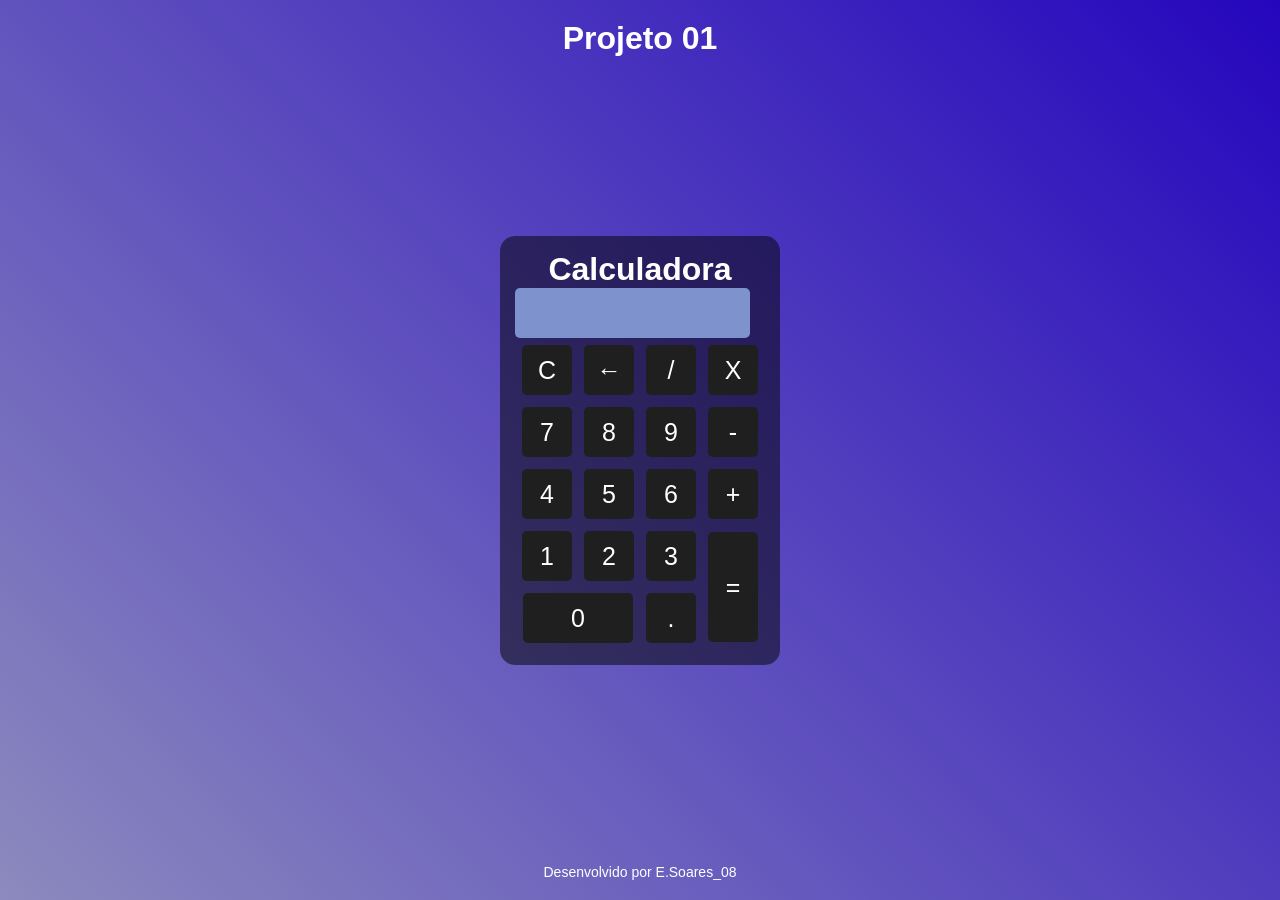
<file: calculadora/index.html>
<!DOCTYPE html>
<html lang="en">
<head>
    <meta charset="UTF-8">
    <meta name="viewport" content="width=device-width, initial-scale=1.0">
    <title>Calculadora</title>
    <link rel="stylesheet" href="style.css">
</head>
<body>
    <div class="tela">
        <h1>Projeto 01</h1>
        <div class="calculadora">
            <h1>Calculadora</h1>
            <p id="resultado"></p>
            <table>
                <tr>
                    <td><button class="botao" onclick="clearDisplay()">C</button></td>
                    <td><button class="botao" onclick="backspace()">←</button></td>
                    <td><button class="botao" onclick="insert('/')">/</button></td>
                    <td><button class="botao" onclick="insert('*')">X</button></td>
                </tr>
                <tr>
                    <td><button class="botao" onclick="insert('7')">7</button></td>
                    <td><button class="botao" onclick="insert('8')">8</button></td>
                    <td><button class="botao" onclick="insert('9')">9</button></td>
                    <td><button class="botao" onclick="insert('-')">-</button></td>
                </tr>
                <tr>
                    <td><button class="botao" onclick="insert('4')">4</button></td>
                    <td><button class="botao" onclick="insert('5')">5</button></td>
                    <td><button class="botao" onclick="insert('6')">6</button></td>
                    <td><button class="botao" onclick="insert('+')">+</button></td>
                </tr>
                <tr>
                    <td><button class="botao" onclick="insert('1')">1</button></td>
                    <td><button class="botao" onclick="insert('2')">2</button></td>
                    <td><button class="botao" onclick="insert('3')">3</button></td>
                    <td rowspan="2"><button class="botao" style="height: 110px;" onclick="calculate()">=</button></td>
                </tr>
                <tr>
                    <td colspan="2"><button class="botao" style="width: 110px;" onclick="insert('0')">0</button></td>
                    <td><button class="botao" onclick="insert('.')">.</button></td>
                </tr>
            </table>
        </div>
        <footer class="final">Desenvolvido por E.Soares_08</footer>
    </div>
    <script src="script.js"></script>
</body>
</html>
</file>
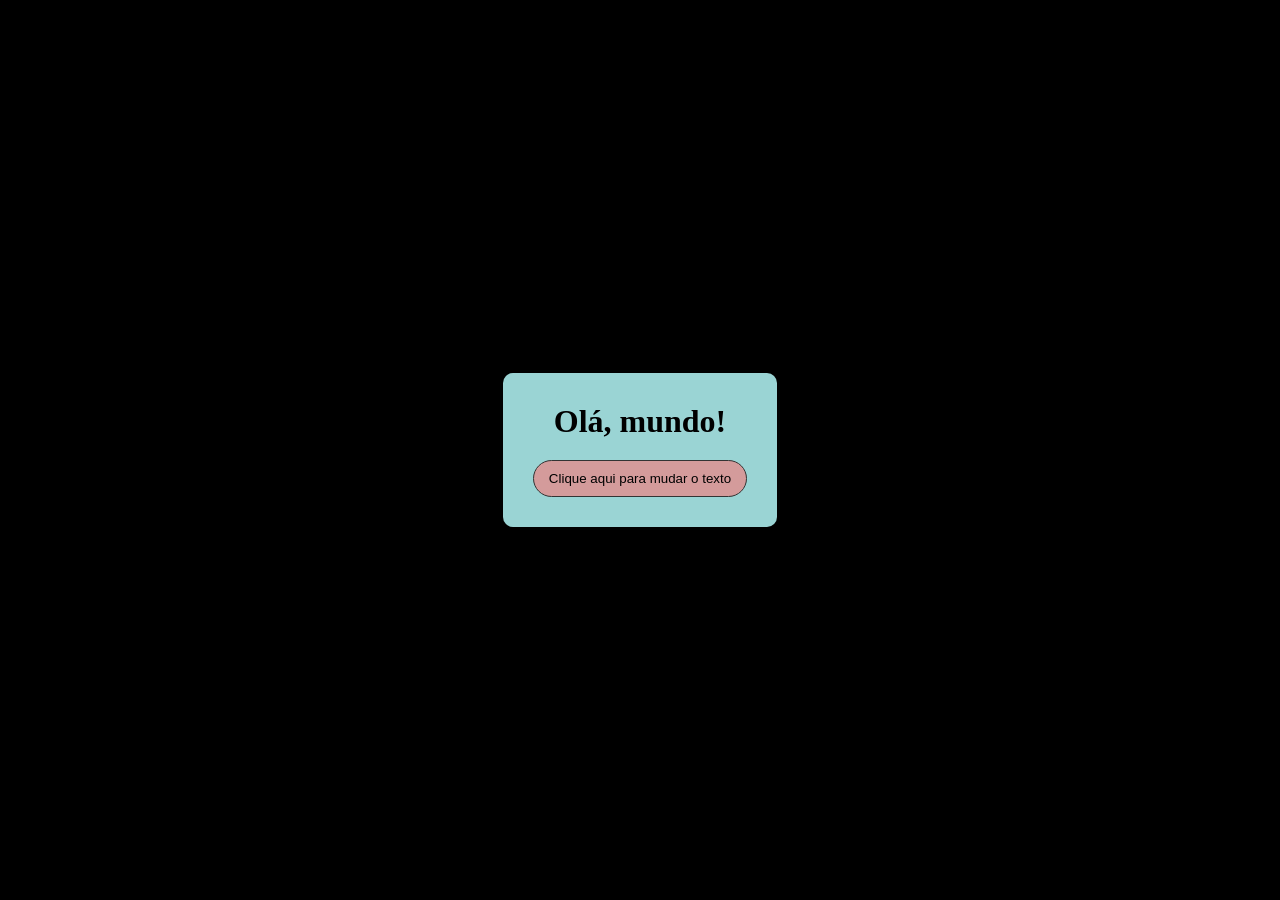
<file: DOM/index.html>
<!DOCTYPE html>
<html lang="en">

<head>
    <meta charset="UTF-8">
    <meta name="viewport" content="width=device-width, initial-scale=1.0">
    <title>Aprendendo Dom</title>
    <link rel="stylesheet" href="style.css">
</head>

<body>
    <div class="menu">
        <h1 id="titulo">Olá, mundo!</h1>
        <button id="botao">Clique aqui para mudar o texto</button>
    </div>
    <script src="script.js"></script>
</body>

</html>
</file>
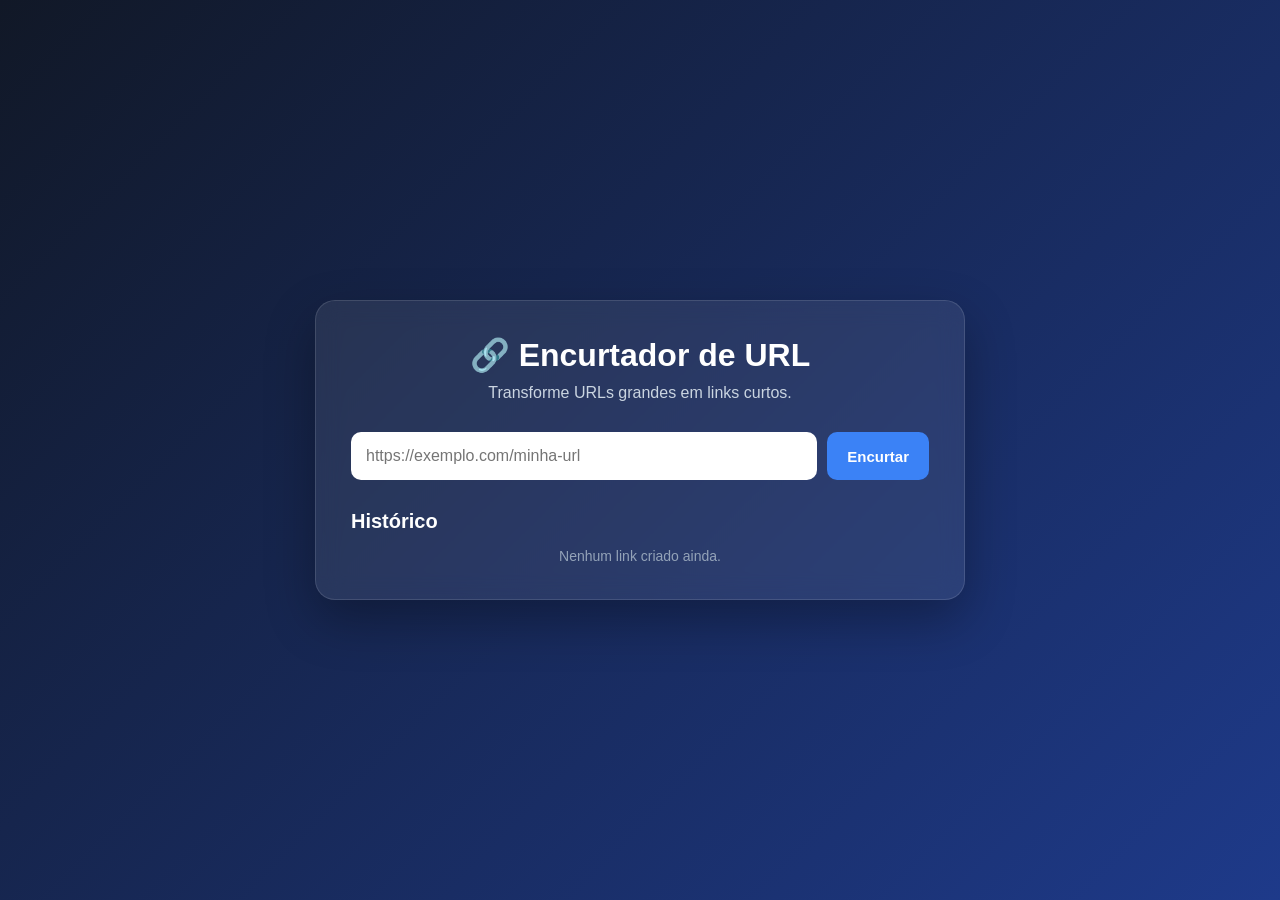
<file: Encurtador-url/index.html>
<!DOCTYPE html>
<html lang="pt-BR">
<head>
  <meta charset="UTF-8">
  <meta name="viewport" content="width=device-width, initial-scale=1.0">

  <title>Encurtador de URL</title>

  <link rel="stylesheet" href="style.css">
</head>

<body>

  <main class="container">

    <div class="card">

      <h1>🔗 Encurtador de URL</h1>

      <p class="description">
        Transforme URLs grandes em links curtos.
      </p>

      <div class="form">
        <input
          type="url"
          id="urlInput"
          placeholder="https://exemplo.com/minha-url"
          autocomplete="off"
        >

        <button id="shortenButton">
          Encurtar
        </button>
      </div>

      <p class="error" id="error"></p>

      <div class="result" id="result">

        <div class="result-title">
          Sua URL encurtada:
        </div>

        <div class="short-url">

          <input
            type="text"
            id="shortUrl"
            readonly
          >

          <button id="copyButton">
            Copiar
          </button>

        </div>

      </div>

      <section class="history">

        <h2>Histórico</h2>

        <div id="historyList">
          <p class="empty">
            Nenhum link criado ainda.
          </p>
        </div>

      </section>

    </div>

  </main>

  <script src="script.js"></script>

</body>
</html>
</file>
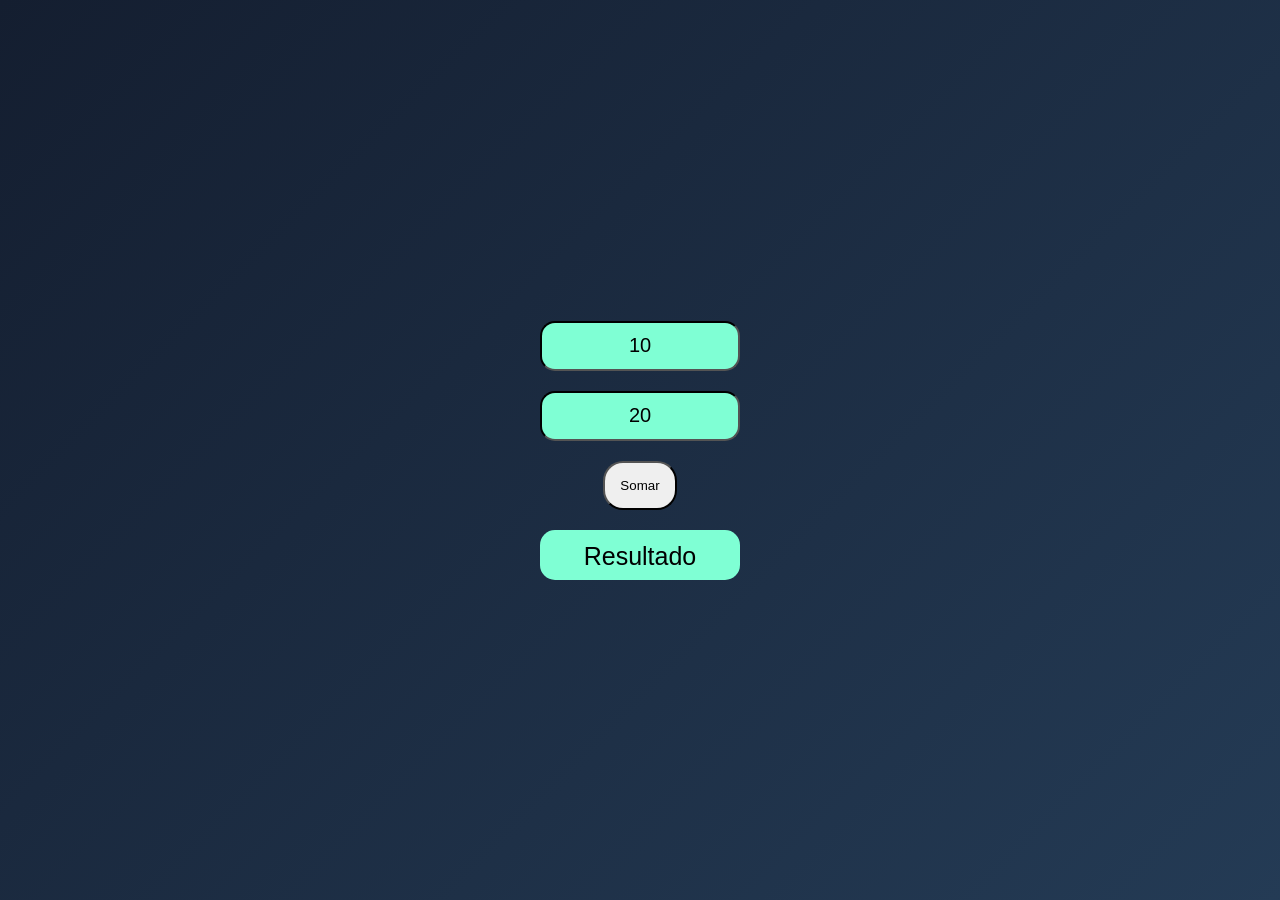
<file: html-js/index.html>
<!DOCTYPE html>
<html lang="en">

<head>
    <meta charset="UTF-8">
    <meta name="viewport" content="width=device-width, initial-scale=1.0">
    <title>Somar numeros</title>
    <link rel="stylesheet" href="style.css">
</head>

<body>
    <input id="numeroA" type="number" value="10">
    <input id="numeroB" type="number" value="20">

    <button id="btnSomar">Somar</button>
    <div class="resultado">
        <p id="resultado">Resultado</p>
    </div>

    <script src="script.js"></script>
</body>

</html>
</file>
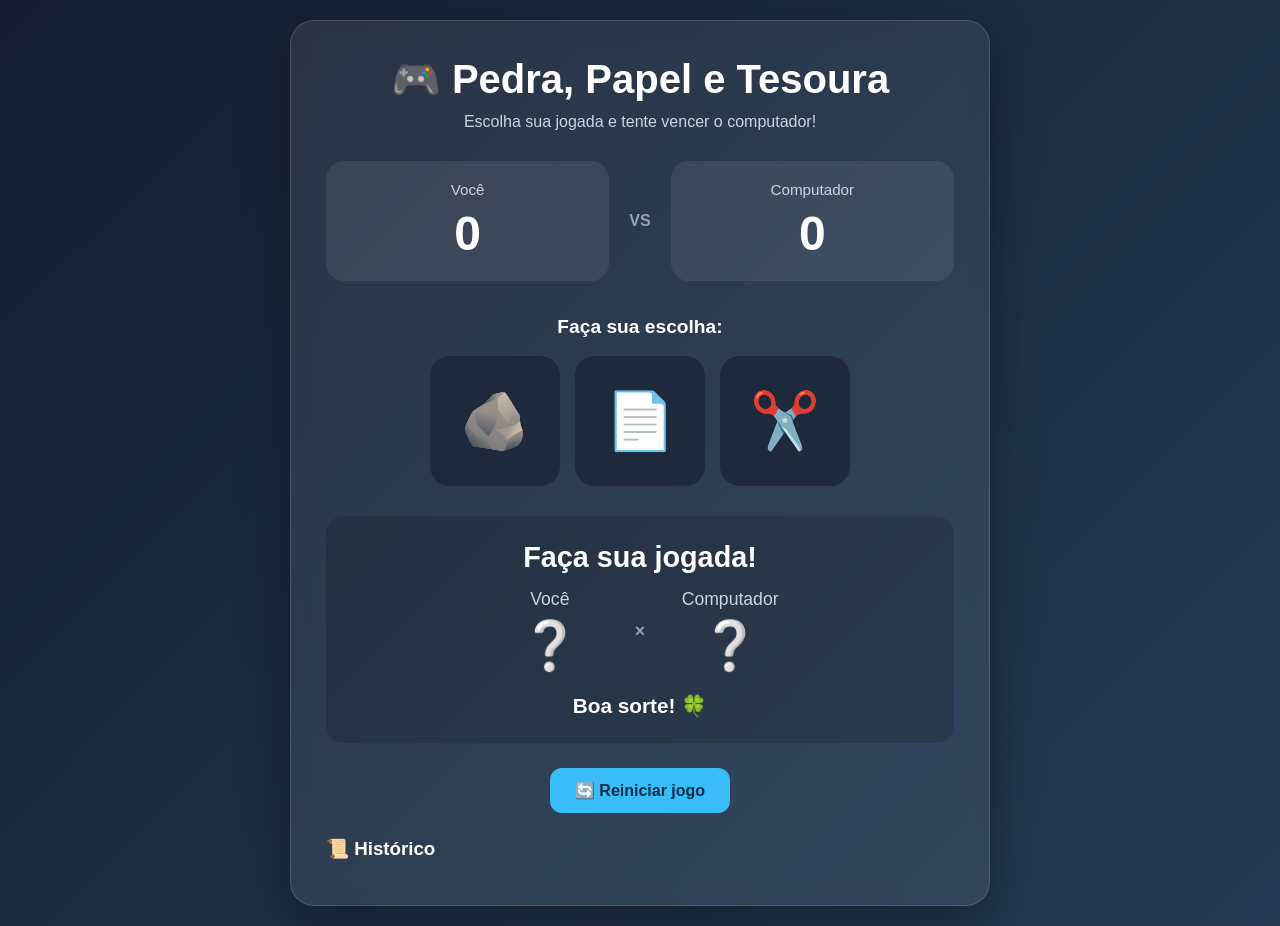
<file: pedra-papel-tesoura/index.html>
<!DOCTYPE html>
<html lang="pt-BR">
<head>
    <meta charset="UTF-8">
    <meta name="viewport" content="width=device-width, initial-scale=1.0">

    <title>Pedra, Papel e Tesoura</title>

    <link rel="stylesheet" href="style.css">
</head>

<body>

    <main class="game">

        <h1>🎮 Pedra, Papel e Tesoura</h1>

        <p class="subtitle">
            Escolha sua jogada e tente vencer o computador!
        </p>

        <section class="scoreboard">

            <div class="score">
                <span>Você</span>
                <strong id="playerScore">0</strong>
            </div>

            <div class="vs">VS</div>

            <div class="score">
                <span>Computador</span>
                <strong id="computerScore">0</strong>
            </div>

        </section>

        <h2 class="choices-title">
            Faça sua escolha:
        </h2>

        <div class="choices">

            <button
                class="choice"
                data-choice="pedra"
                aria-label="Pedra"
            >
                🪨
            </button>

            <button
                class="choice"
                data-choice="papel"
                aria-label="Papel"
            >
                📄
            </button>

            <button
                class="choice"
                data-choice="tesoura"
                aria-label="Tesoura"
            >
                ✂️
            </button>

        </div>

        <section class="result">

            <h2 id="resultTitle">
                Faça sua jogada!
            </h2>

            <div class="moves">

                <div class="move">
                    <span>Você</span>
                    <span
                        class="move-icon"
                        id="playerMove"
                    >
                        ❔
                    </span>
                </div>

                <div class="vs">×</div>

                <div class="move">
                    <span>Computador</span>
                    <span
                        class="move-icon"
                        id="computerMove"
                    >
                        ❔
                    </span>
                </div>

            </div>

            <p
                class="message"
                id="message"
            >
                Boa sorte! 🍀
            </p>

        </section>

        <button
            class="reset"
            id="resetButton"
        >
            🔄 Reiniciar jogo
        </button>

        <section class="history">

            <h3>📜 Histórico</h3>

            <ul id="historyList"></ul>

        </section>

    </main>

    <script src="script.js"></script>

</body>
</html>
</file>
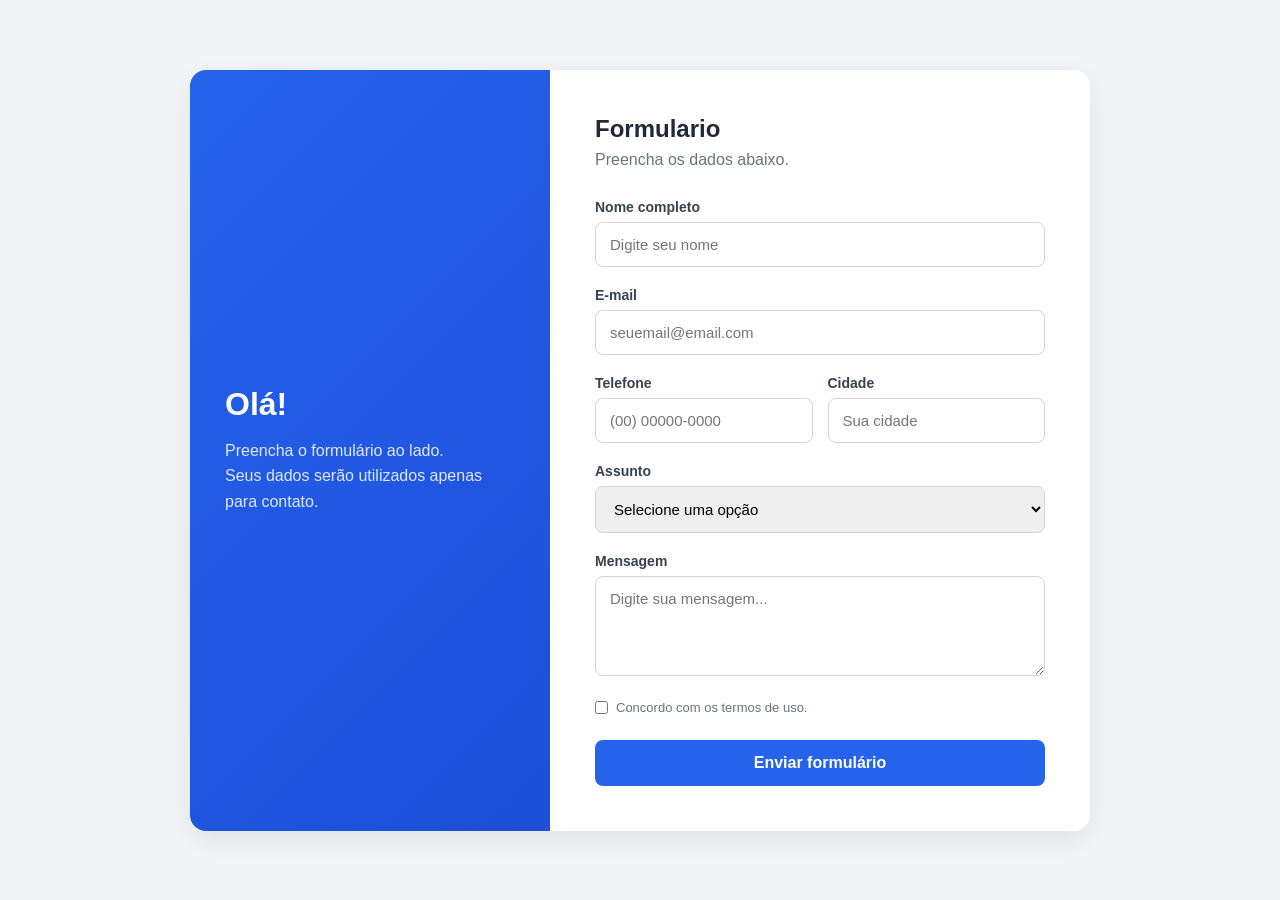
<file: tela-02/index.html>
<!DOCTYPE html>
<html lang="pt-BR">
<head>
    <meta charset="UTF-8">
    <meta name="viewport" content="width=device-width, initial-scale=1.0">
    <title>Formulário</title>

    <link rel="stylesheet" href="style.css">
</head>

<body>

    <div class="container">

        <div class="lado-esquerdo">
            <h1>Olá!</h1>

            <p>
                Preencha o formulário ao lado.</br>
                Seus dados serão utilizados apenas para contato.
            </p>
        </div>

        <form class="formulario">

            <h2>Formulario</h2>

            <p class="subtitulo">
                Preencha os dados abaixo.
            </p>

            <div class="campo">
                <label for="nome">Nome completo</label>
                <input
                    type="text"
                    id="nome"
                    name="nome"
                    placeholder="Digite seu nome"
                    required
                >
            </div>

            <div class="campo">
                <label for="email">E-mail</label>
                <input
                    type="email"
                    id="email"
                    name="email"
                    placeholder="seuemail@email.com"
                    required
                >
            </div>

            <div class="linha">

                <div class="campo">
                    <label for="telefone">Telefone</label>
                    <input
                        type="tel"
                        id="telefone"
                        name="telefone"
                        placeholder="(00) 00000-0000"
                    >
                </div>

                <div class="campo">
                    <label for="cidade">Cidade</label>
                    <input
                        type="text"
                        id="cidade"
                        name="cidade"
                        placeholder="Sua cidade"
                    >
                </div>

            </div>

            <div class="campo">
                <label for="assunto">Assunto</label>

                <select id="assunto" name="assunto">
                    <option value="">Selecione uma opção</option>
                    <option value="duvida">Dúvida</option>
                    <option value="suporte">Suporte</option>
                    <option value="orcamento">Orçamento</option>
                    <option value="outro">Outro</option>
                </select>
            </div>

            <div class="campo">
                <label for="mensagem">Mensagem</label>

                <textarea
                    id="mensagem"
                    name="mensagem"
                    placeholder="Digite sua mensagem..."
                ></textarea>
            </div>

            <div class="termos">
                <input
                    type="checkbox"
                    id="aceite"
                    required
                >

                <label for="aceite">
                    Concordo com os termos de uso.
                </label>
            </div>

            <button type="submit" class="botao">
                Enviar formulário
            </button>

        </form>

    </div>

</body>
</html>
</file>
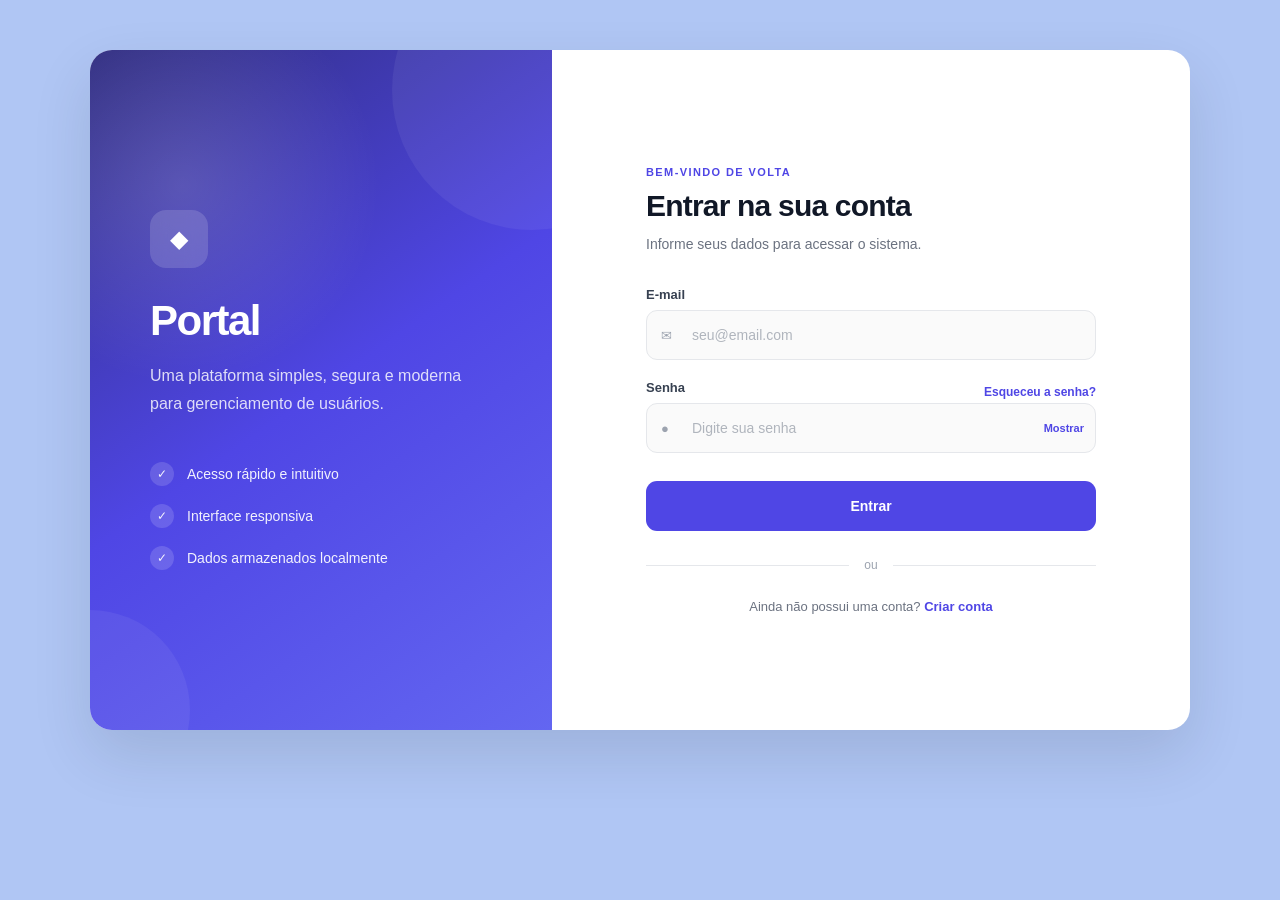
<file: tela-03/index.html>
<!DOCTYPE html>
<html lang="pt-BR">
<head>
    <meta charset="UTF-8">
    <meta name="viewport" content="width=device-width, initial-scale=1.0">

    <title>Portal | Login</title>

    <link rel="stylesheet" href="style.css">
</head>

<body>

    <main class="auth-container">

        <!-- Painel esquerdo -->
        <section class="brand-panel">

            <div class="brand-content">

                <div class="logo">
                    <span>◆</span>
                </div>

                <h1>Portal</h1>

                <p>
                    Uma plataforma simples, segura e moderna
                    para gerenciamento de usuários.
                </p>

                <div class="brand-features">
                    <div class="feature">
                        <div class="feature-icon">✓</div>
                        <span>Acesso rápido e intuitivo</span>
                    </div>

                    <div class="feature">
                        <div class="feature-icon">✓</div>
                        <span>Interface responsiva</span>
                    </div>

                    <div class="feature">
                        <div class="feature-icon">✓</div>
                        <span>Dados armazenados localmente</span>
                    </div>
                </div>

            </div>

        </section>


        <!-- Painel direito -->
        <section class="form-panel">

            <div class="form-container">

                <!-- LOGIN -->
                <div id="loginForm">

                    <div class="form-header">
                        <span class="eyebrow">BEM-VINDO DE VOLTA</span>

                        <h2>Entrar na sua conta</h2>

                        <p>
                            Informe seus dados para acessar o sistema.
                        </p>
                    </div>


                    <form id="login">

                        <div class="input-group">

                            <label for="loginEmail">
                                E-mail
                            </label>

                            <div class="input-wrapper">

                                <span class="input-icon">✉</span>

                                <input
                                    type="email"
                                    id="loginEmail"
                                    placeholder="seu@email.com"
                                    autocomplete="email"
                                    required
                                >

                            </div>

                        </div>


                        <div class="input-group">

                            <div class="label-row">

                                <label for="loginPassword">
                                    Senha
                                </label>

                                <a href="#" id="forgotPassword">
                                    Esqueceu a senha?
                                </a>

                            </div>

                            <div class="input-wrapper">

                                <span class="input-icon">●</span>

                                <input
                                    type="password"
                                    id="loginPassword"
                                    placeholder="Digite sua senha"
                                    autocomplete="current-password"
                                    required
                                >

                                <button
                                    type="button"
                                    class="password-toggle"
                                    data-target="loginPassword"
                                >
                                    Mostrar
                                </button>

                            </div>

                        </div>


                        <div id="loginMessage" class="message"></div>


                        <button
                            type="submit"
                            class="primary-button"
                        >
                            Entrar
                        </button>

                    </form>


                    <div class="divider">
                        <span>ou</span>
                    </div>


                    <p class="switch-text">
                        Ainda não possui uma conta?

                        <button
                            type="button"
                            class="link-button"
                            id="showRegister"
                        >
                            Criar conta
                        </button>
                    </p>

                </div>


                <!-- CADASTRO -->
                <div id="registerForm" class="hidden">

                    <div class="form-header">

                        <span class="eyebrow">
                            NOVO USUÁRIO
                        </span>

                        <h2>Criar uma conta</h2>

                        <p>
                            Preencha os dados abaixo para começar.
                        </p>

                    </div>


                    <form id="register">

                        <div class="input-group">

                            <label for="registerName">
                                Nome completo
                            </label>

                            <div class="input-wrapper">

                                <span class="input-icon">●</span>

                                <input
                                    type="text"
                                    id="registerName"
                                    placeholder="Seu nome completo"
                                    autocomplete="name"
                                    required
                                >

                            </div>

                        </div>


                        <div class="input-group">

                            <label for="registerEmail">
                                E-mail
                            </label>

                            <div class="input-wrapper">

                                <span class="input-icon">✉</span>

                                <input
                                    type="email"
                                    id="registerEmail"
                                    placeholder="seu@email.com"
                                    autocomplete="email"
                                    required
                                >

                            </div>

                        </div>


                        <div class="input-group">

                            <label for="registerPassword">
                                Senha
                            </label>

                            <div class="input-wrapper">

                                <span class="input-icon">●</span>

                                <input
                                    type="password"
                                    id="registerPassword"
                                    placeholder="Mínimo de 6 caracteres"
                                    autocomplete="new-password"
                                    minlength="6"
                                    required
                                >

                                <button
                                    type="button"
                                    class="password-toggle"
                                    data-target="registerPassword"
                                >
                                    Mostrar
                                </button>

                            </div>

                        </div>


                        <div class="input-group">

                            <label for="confirmPassword">
                                Confirmar senha
                            </label>

                            <div class="input-wrapper">

                                <span class="input-icon">●</span>

                                <input
                                    type="password"
                                    id="confirmPassword"
                                    placeholder="Digite a senha novamente"
                                    autocomplete="new-password"
                                    required
                                >

                            </div>

                        </div>


                        <div id="registerMessage" class="message"></div>


                        <button
                            type="submit"
                            class="primary-button"
                        >
                            Criar minha conta
                        </button>

                    </form>


                    <div class="divider">
                        <span>ou</span>
                    </div>


                    <p class="switch-text">

                        Já possui uma conta?

                        <button
                            type="button"
                            class="link-button"
                            id="showLogin"
                        >
                            Fazer login
                        </button>

                    </p>

                </div>


                <!-- DASHBOARD -->
                <div id="dashboard" class="hidden">

                    <div class="dashboard-header">

                        <div class="success-icon">
                            ✓
                        </div>

                        <span class="eyebrow">
                            LOGIN REALIZADO
                        </span>

                        <h2>Olá, <span id="userName"></span>!</h2>

                        <p>
                            Você está autenticado no sistema.
                        </p>

                    </div>


                    <div class="user-card">

                        <div class="avatar" id="userAvatar">
                            U
                        </div>

                        <div class="user-info">

                            <strong id="dashboardName">
                                Usuário
                            </strong>

                            <span id="dashboardEmail">
                                email@email.com
                            </span>

                        </div>

                    </div>


                    <div class="storage-info">

                        <div class="status-dot"></div>

                        <div>
                            <strong>Banco local ativo</strong>

                            <p>
                                Seus dados estão sendo armazenados
                                neste navegador.
                            </p>
                        </div>

                    </div>


                    <button
                        type="button"
                        id="logout"
                        class="secondary-button"
                    >
                        Sair da conta
                    </button>

                </div>

            </div>

        </section>

    </main>


    <div id="toast" class="toast"></div>


    <script src="script.js"></script>

</body>
</html>
</file>
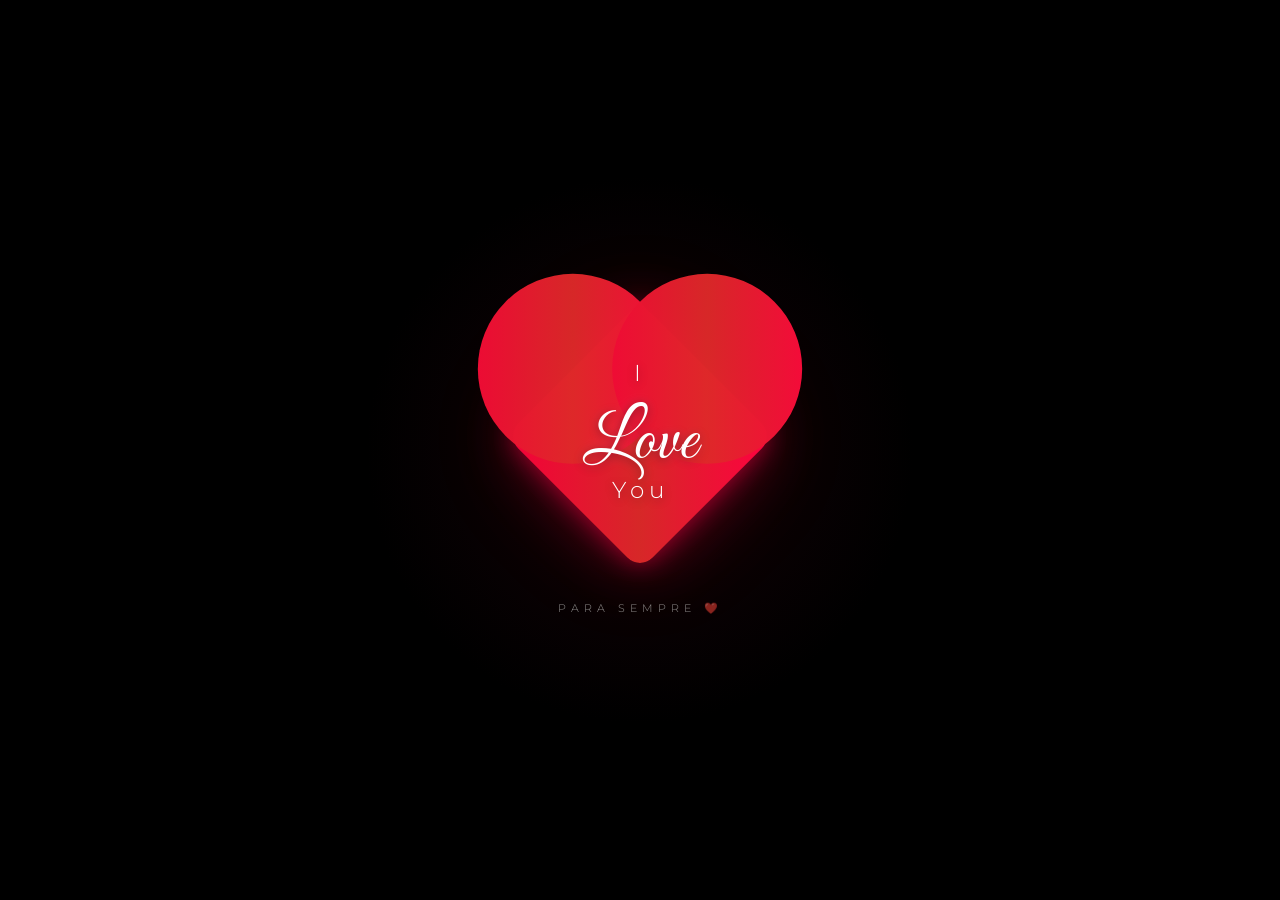
<file: tela-04/index.html>
<!DOCTYPE html>
<html lang="pt-BR">
<head>
    <meta charset="UTF-8">
    <meta name="viewport" content="width=device-width, initial-scale=1.0">
    <title>I Love You ❤️</title>

    <link rel="preconnect" href="https://fonts.googleapis.com">
    <link rel="preconnect" href="https://fonts.gstatic.com" crossorigin>
    <link href="https://fonts.googleapis.com/css2?family=Great+Vibes&family=Montserrat:wght@300;400;500&display=swap" rel="stylesheet">

    <link rel="stylesheet" href="style.css">
</head>

<body>

    <main class="container">

        <!-- Corações que ficam flutuando ao redor -->
        <div class="floating-hearts">
            <span class="heart heart-1">♥</span>
            <span class="heart heart-2">♥</span>
            <span class="heart heart-3">♥</span>
            <span class="heart heart-4">♥</span>
            <span class="heart heart-5">♥</span>
            <span class="heart heart-6">♥</span>
            <span class="heart heart-7">♥</span>
            <span class="heart heart-8">♥</span>
            <span class="heart heart-9">♥</span>
            <span class="heart heart-10">♥</span>
            <span class="heart heart-11">♥</span>
            <span class="heart heart-12">♥</span>
        </div>

        <!-- Coração principal -->
        <div class="main-heart">

            <div class="heart-shape"></div>

            <div class="message">
                <span>I</span><br>
                <strong>Love</strong>
                <span>You</span>
            </div>

        </div>

        <p class="subtitle">para sempre ❤️</p>

    </main>

</body>
</html>
</file>
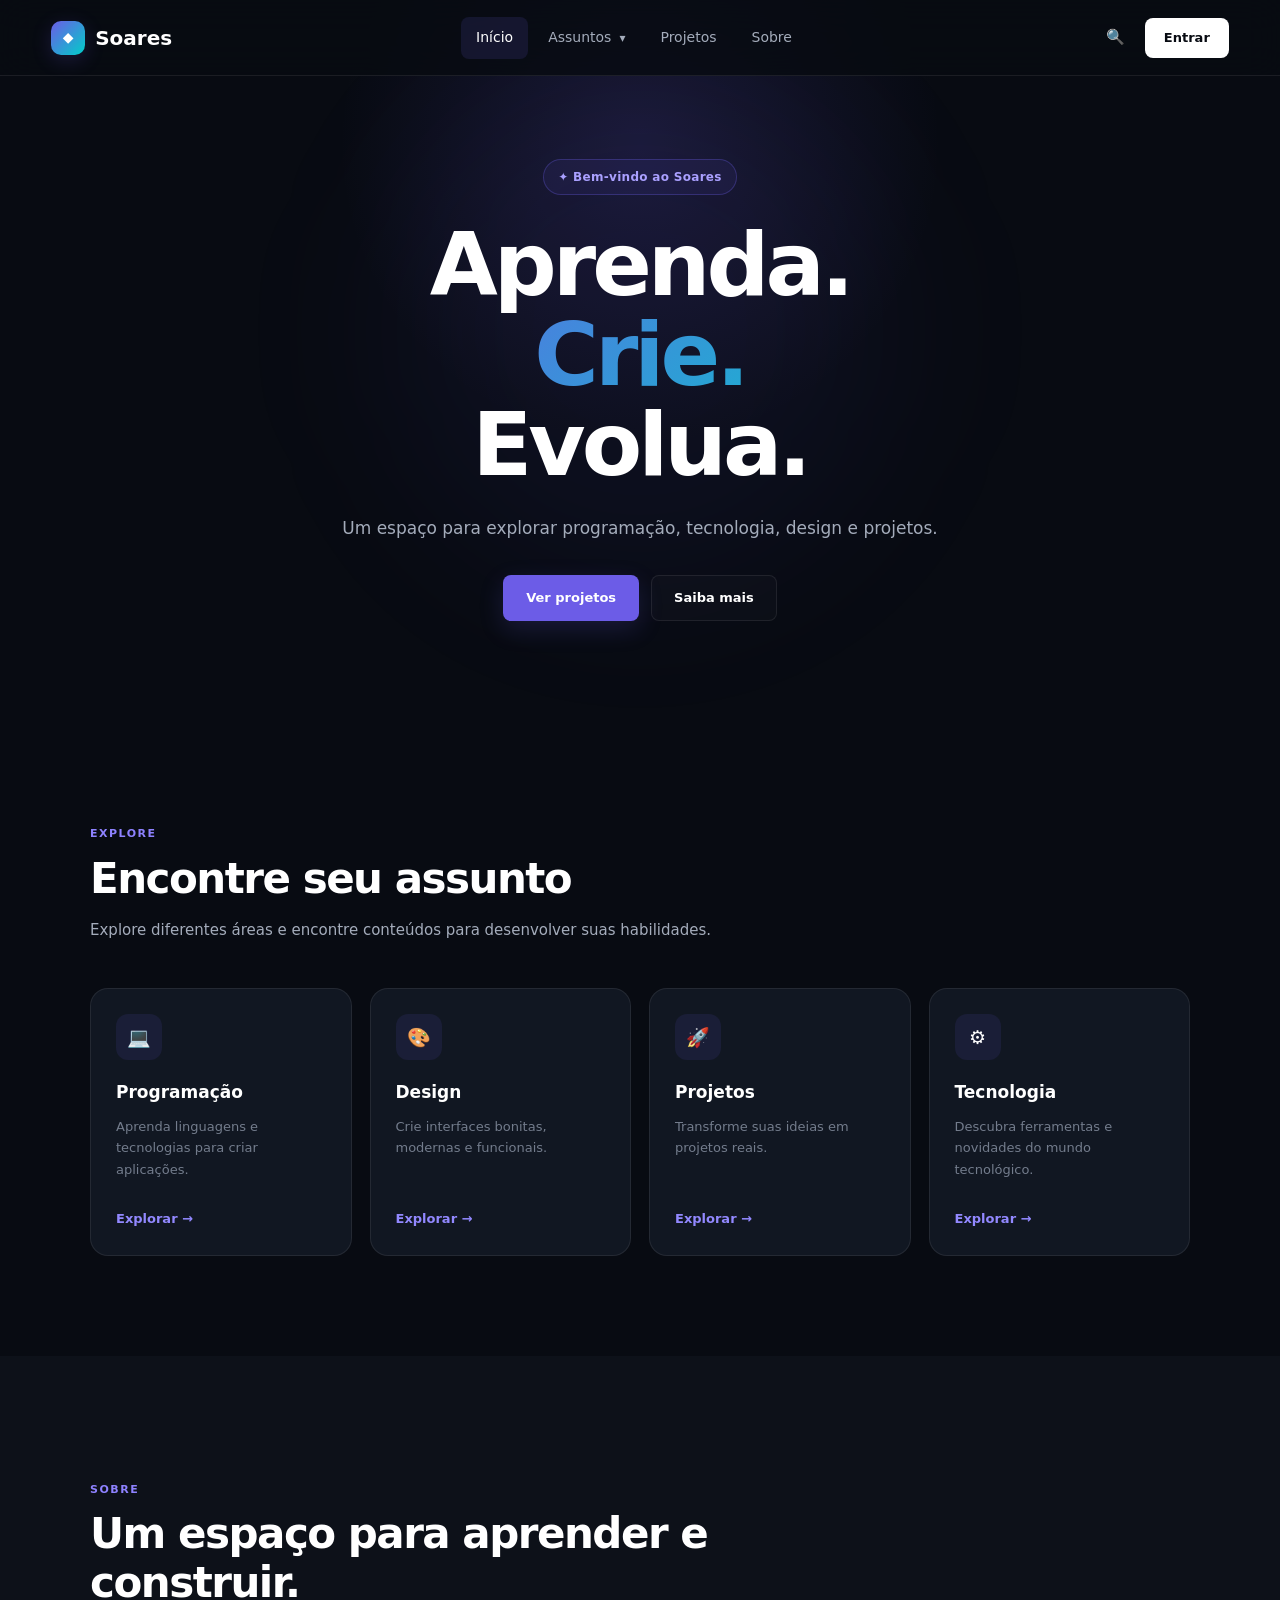
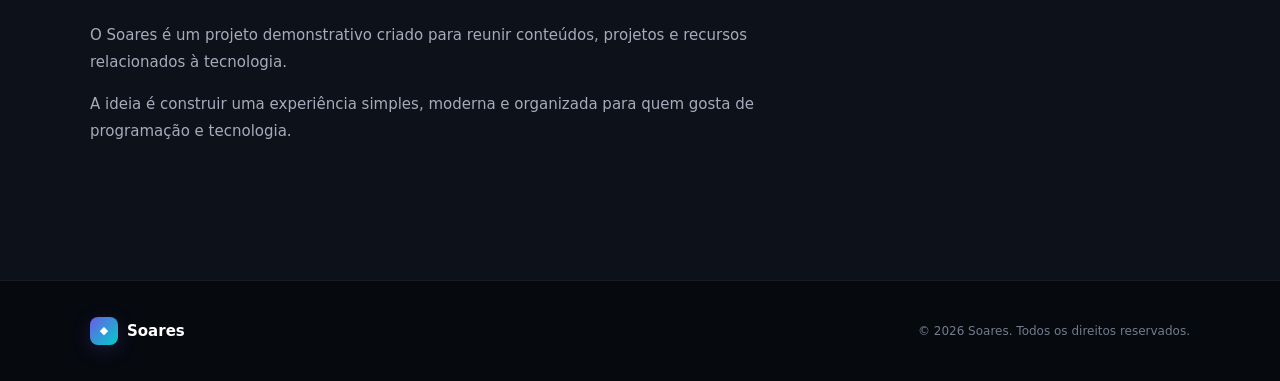
<file: tela-nav-bar/index.html>
<!DOCTYPE html>
<html lang="pt-BR">

<head>
    <meta charset="UTF-8">

    <meta
        name="viewport"
        content="width=device-width, initial-scale=1.0"
    >

    <meta
        name="description"
        content="Página inicial do meu site."
    >

    <title>Soares | Início</title>

    <!-- CSS principal -->
    <link rel="stylesheet" href="css/style.css">
</head>

<body>

    <!-- ========================================
         NAVBAR
    ========================================= -->

    <header class="navbar">

        <div class="nav-container">

            <!-- LOGO -->
            <a href="index.html" class="logo">
                <span class="logo-icon">◆</span>

                <span class="logo-text">
                    Soares
                </span>
            </a>


            <!-- BOTÃO DO MENU MOBILE -->
            <button
                class="mobile-menu-button"
                id="mobileMenuButton"
                aria-label="Abrir menu"
                aria-expanded="false"
            >
                <span></span>
                <span></span>
                <span></span>
            </button>


            <!-- MENU PRINCIPAL -->
            <nav class="nav-menu" id="navMenu">

                <!-- INÍCIO -->
                <a
                    href="index.html"
                    class="nav-link active"
                >
                    Início
                </a>


                <!-- ==================================
                     DROPDOWN - ASSUNTOS
                =================================== -->

                <div class="nav-dropdown">

                    <button
                        class="dropdown-button"
                        type="button"
                    >
                        <span>Assuntos</span>

                        <span class="dropdown-arrow">
                            ▾
                        </span>
                    </button>


                    <div class="dropdown-menu">

                        <!-- ITEM 1 -->
                        <a href="#">

                            <span class="dropdown-icon">
                                💻
                            </span>

                            <span class="dropdown-content">

                                <strong>
                                    Programação
                                </strong>

                                <small>
                                    HTML, CSS, JavaScript e mais
                                </small>

                            </span>

                        </a>


                        <!-- ITEM 2 -->
                        <a href="#">

                            <span class="dropdown-icon">
                                🎨
                            </span>

                            <span class="dropdown-content">

                                <strong>
                                    Design
                                </strong>

                                <small>
                                    UI, UX e interfaces
                                </small>

                            </span>

                        </a>


                        <!-- ITEM 3 -->
                        <a href="#">

                            <span class="dropdown-icon">
                                🚀
                            </span>

                            <span class="dropdown-content">

                                <strong>
                                    Tecnologia
                                </strong>

                                <small>
                                    Novidades e tendências
                                </small>

                            </span>

                        </a>


                        <!-- ITEM 4 -->
                        <a href="#">

                            <span class="dropdown-icon">
                                ⚙️
                            </span>

                            <span class="dropdown-content">

                                <strong>
                                    Desenvolvimento
                                </strong>

                                <small>
                                    Projetos e aplicações
                                </small>

                            </span>

                        </a>

                    </div>

                </div>


                <!-- PROJETOS -->
                <a
                    href="projetos.html"
                    class="nav-link"
                >
                    Projetos
                </a>


                <!-- SOBRE -->
                <a
                    href="#sobre"
                    class="nav-link"
                >
                    Sobre
                </a>

            </nav>


            <!-- ==================================
                 AÇÕES DA NAVBAR
            =================================== -->

            <div class="nav-actions">

                <!-- BOTÃO DE PESQUISA -->
                <button
                    type="button"
                    class="search-button"
                    id="searchButton"
                    aria-label="Pesquisar"
                >
                    🔍
                </button>


                <!-- LOGIN -->
                <a
                    href="login.html"
                    class="login-button"
                >
                    Entrar
                </a>

            </div>

        </div>

    </header>



    <!-- ========================================
         CONTEÚDO PRINCIPAL
    ========================================= -->

    <main>

        <!-- ==================================
             HERO
        =================================== -->

        <section class="hero">

            <div class="hero-container">

                <div class="hero-content">

                    <span class="hero-badge">
                        ✦ Bem-vindo ao Soares
                    </span>


                    <h1>
                        Aprenda.
                        <span>Crie.</span>
                        Evolua.
                    </h1>


                    <p>
                        Um espaço para explorar programação,
                        tecnologia, design e projetos.
                    </p>


                    <div class="hero-buttons">

                        <a
                            href="projetos.html"
                            class="primary-button"
                        >
                            Ver projetos
                        </a>


                        <a
                            href="#sobre"
                            class="secondary-button"
                        >
                            Saiba mais
                        </a>

                    </div>

                </div>

            </div>

        </section>



        <!-- ==================================
             SEÇÃO DE ASSUNTOS
        =================================== -->

        <section class="topics" id="assuntos">

            <div class="section-container">

                <div class="section-header">

                    <span class="section-label">
                        EXPLORE
                    </span>

                    <h2>
                        Encontre seu assunto
                    </h2>

                    <p>
                        Explore diferentes áreas e encontre
                        conteúdos para desenvolver suas habilidades.
                    </p>

                </div>


                <div class="topics-grid">

                    <!-- CARD 1 -->
                    <article class="topic-card">

                        <div class="topic-icon">
                            💻
                        </div>

                        <h3>
                            Programação
                        </h3>

                        <p>
                            Aprenda linguagens e tecnologias
                            para criar aplicações.
                        </p>

                        <a href="#">
                            Explorar →
                        </a>

                    </article>


                    <!-- CARD 2 -->
                    <article class="topic-card">

                        <div class="topic-icon">
                            🎨
                        </div>

                        <h3>
                            Design
                        </h3>

                        <p>
                            Crie interfaces bonitas,
                            modernas e funcionais.
                        </p>

                        <a href="#">
                            Explorar →
                        </a>

                    </article>


                    <!-- CARD 3 -->
                    <article class="topic-card">

                        <div class="topic-icon">
                            🚀
                        </div>

                        <h3>
                            Projetos
                        </h3>

                        <p>
                            Transforme suas ideias em
                            projetos reais.
                        </p>

                        <a href="projetos.html">
                            Explorar →
                        </a>

                    </article>


                    <!-- CARD 4 -->
                    <article class="topic-card">

                        <div class="topic-icon">
                            ⚙️
                        </div>

                        <h3>
                            Tecnologia
                        </h3>

                        <p>
                            Descubra ferramentas e novidades
                            do mundo tecnológico.
                        </p>

                        <a href="#">
                            Explorar →
                        </a>

                    </article>

                </div>

            </div>

        </section>



        <!-- ==================================
             SOBRE
        =================================== -->

        <section
            class="about"
            id="sobre"
        >

            <div class="section-container">

                <div class="about-content">

                    <span class="section-label">
                        SOBRE
                    </span>

                    <h2>
                        Um espaço para
                        aprender e construir.
                    </h2>

                    <p>
                        O Soares é um projeto demonstrativo
                        criado para reunir conteúdos, projetos
                        e recursos relacionados à tecnologia.
                    </p>

                    <p>
                        A ideia é construir uma experiência
                        simples, moderna e organizada para
                        quem gosta de programação e tecnologia.
                    </p>

                </div>

            </div>

        </section>

    </main>



    <!-- ========================================
         RODAPÉ
    ========================================= -->

    <footer class="footer">

        <div class="footer-container">

            <div class="footer-logo">

                <span class="logo-icon">
                    ◆
                </span>

                <span>
                    Soares
                </span>

            </div>


            <p>
                © 2026 Soares. Todos os direitos reservados.
            </p>

        </div>

    </footer>



    <!-- ========================================
         JAVASCRIPT
    ========================================= -->

    <script src="js/script.js"></script>

</body>

</html>
</file>
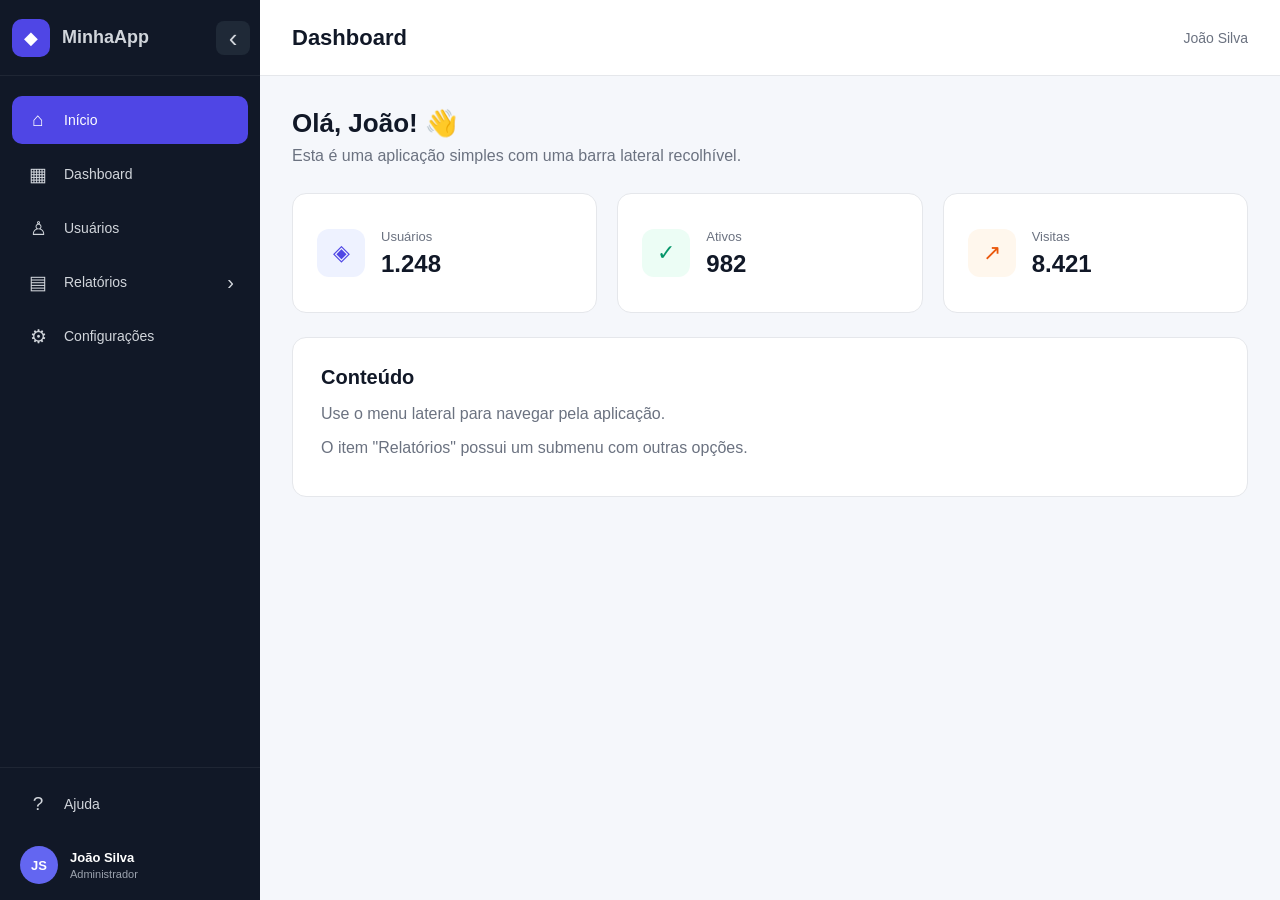
<file: tela-sidebar/index.html>
<!DOCTYPE html>
<html lang="pt-BR">
<head>
    <meta charset="UTF-8">
    <meta name="viewport" content="width=device-width, initial-scale=1.0">

    <title>Sidebar Recolhível</title>

    <link rel="stylesheet" href="style.css">
</head>

<body>

    <!-- SIDEBAR -->
    <aside class="sidebar" id="sidebar">

        <div class="sidebar-header">

            <div class="logo">
                <span class="logo-icon">◆</span>
                <span class="logo-text">MinhaApp</span>
            </div>

            <button
                class="toggle-button"
                id="toggleButton"
                aria-label="Recolher menu"
                title="Recolher menu"
            >
                ‹
            </button>

        </div>


        <!-- NAVEGAÇÃO -->
        <nav class="navigation">

            <a href="#" class="nav-item active">
                <span class="nav-icon">⌂</span>
                <span class="nav-text">Início</span>
            </a>


            <a href="#" class="nav-item">
                <span class="nav-icon">▦</span>
                <span class="nav-text">Dashboard</span>
            </a>


            <a href="#" class="nav-item">
                <span class="nav-icon">♙</span>
                <span class="nav-text">Usuários</span>
            </a>


            <!-- RELATÓRIOS COM SUBMENU -->
            <div class="nav-group">

                <button
                    class="nav-item nav-parent"
                    id="reportsButton"
                    type="button"
                >

                    <span class="nav-icon">▤</span>

                    <span class="nav-text">
                        Relatórios
                    </span>

                    <span class="submenu-arrow">
                        ›
                    </span>

                </button>


                <div class="submenu" id="reportsSubmenu">

                    <a href="#" class="submenu-item">
                        <span class="submenu-dot"></span>
                        <span>Ativos</span>
                    </a>

                    <a href="#" class="submenu-item">
                        <span class="submenu-dot"></span>
                        <span>Visitas</span>
                    </a>

                </div>

            </div>


            <a href="#" class="nav-item">
                <span class="nav-icon">⚙</span>
                <span class="nav-text">Configurações</span>
            </a>

        </nav>


        <!-- RODAPÉ -->
        <div class="sidebar-footer">

            <a href="#" class="nav-item">
                <span class="nav-icon">?</span>
                <span class="nav-text">Ajuda</span>
            </a>


            <div class="user-profile">

                <div class="avatar">
                    JS
                </div>

                <div class="user-info">

                    <strong>João Silva</strong>

                    <span>
                        Administrador
                    </span>

                </div>

            </div>

        </div>

    </aside>


    <!-- CONTEÚDO PRINCIPAL -->
    <main class="main-content">

        <header class="topbar">

            <button
                class="mobile-menu-button"
                id="mobileMenuButton"
                aria-label="Abrir menu"
            >
                ☰
            </button>

            <h1>
                Dashboard
            </h1>

            <div class="topbar-user">
                João Silva
            </div>

        </header>


        <section class="content">

            <div class="welcome">

                <h2>
                    Olá, João! 👋
                </h2>

                <p>
                    Esta é uma aplicação simples com uma barra lateral
                    recolhível.
                </p>

            </div>


            <div class="cards">

                <div class="card">

                    <span class="card-icon blue">
                        ◈
                    </span>

                    <div>

                        <span class="card-label">
                            Usuários
                        </span>

                        <strong>
                            1.248
                        </strong>

                    </div>

                </div>


                <div class="card">

                    <span class="card-icon green">
                        ✓
                    </span>

                    <div>

                        <span class="card-label">
                            Ativos
                        </span>

                        <strong>
                            982
                        </strong>

                    </div>

                </div>


                <div class="card">

                    <span class="card-icon orange">
                        ↗
                    </span>

                    <div>

                        <span class="card-label">
                            Visitas
                        </span>

                        <strong>
                            8.421
                        </strong>

                    </div>

                </div>

            </div>


            <div class="panel">

                <h2>
                    Conteúdo
                </h2>

                <p>
                    Use o menu lateral para navegar pela aplicação.
                </p>

                <p>
                    O item "Relatórios" possui um submenu com outras opções.
                </p>

            </div>

        </section>

    </main>


    <!-- OVERLAY MOBILE -->
    <div
        class="overlay"
        id="overlay"
    ></div>


    <script src="script.js"></script>

</body>
</html>
</file>
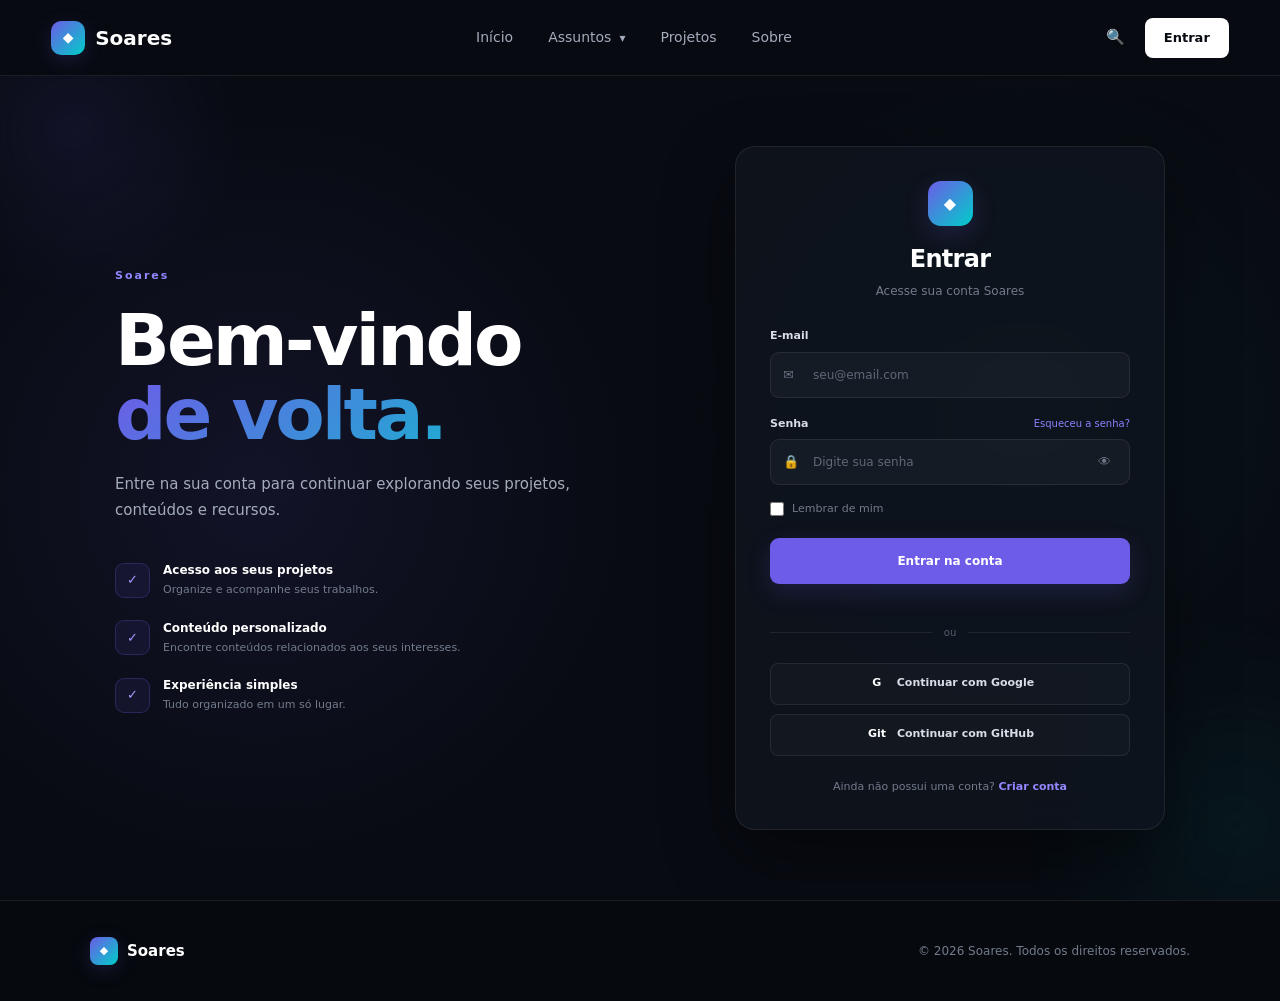
<file: tela-nav-bar/login.html>
<!DOCTYPE html>
<html lang="pt-BR">

<head>
    <meta charset="UTF-8">

    <meta
        name="viewport"
        content="width=device-width, initial-scale=1.0"
    >

    <meta
        name="description"
        content="Faça login na sua conta Soares."
    >

    <title>Soares | Login</title>


    <!-- CSS GLOBAL -->
    <link
        rel="stylesheet"
        href="css/style.css"
    >


    <!-- CSS ESPECÍFICO DO LOGIN -->
    <link
        rel="stylesheet"
        href="css/login.css"
    >

</head>


<body>


    <!-- ========================================
         NAVBAR
    ========================================= -->

    <header class="navbar">

        <div class="nav-container">


            <!-- LOGO -->

            <a
                href="index.html"
                class="logo"
            >

                <span class="logo-icon">
                    ◆
                </span>

                <span class="logo-text">
                    Soares
                </span>

            </a>



            <!-- BOTÃO MOBILE -->

            <button
                class="mobile-menu-button"
                id="mobileMenuButton"
                aria-label="Abrir menu"
                aria-expanded="false"
            >

                <span></span>
                <span></span>
                <span></span>

            </button>



            <!-- MENU -->

            <nav
                class="nav-menu"
                id="navMenu"
            >


                <!-- INÍCIO -->

                <a
                    href="index.html"
                    class="nav-link"
                >
                    Início
                </a>



                <!-- ==================================
                     DROPDOWN ASSUNTOS
                =================================== -->

                <div class="nav-dropdown">


                    <button
                        class="dropdown-button"
                        type="button"
                    >

                        <span>
                            Assuntos
                        </span>

                        <span class="dropdown-arrow">
                            ▾
                        </span>

                    </button>



                    <div class="dropdown-menu">


                        <!-- PROGRAMAÇÃO -->

                        <a href="#">

                            <span class="dropdown-icon">
                                💻
                            </span>


                            <span class="dropdown-content">

                                <strong>
                                    Programação
                                </strong>

                                <small>
                                    HTML, CSS, JavaScript e mais
                                </small>

                            </span>

                        </a>



                        <!-- DESIGN -->

                        <a href="#">

                            <span class="dropdown-icon">
                                🎨
                            </span>


                            <span class="dropdown-content">

                                <strong>
                                    Design
                                </strong>

                                <small>
                                    UI, UX e interfaces
                                </small>

                            </span>

                        </a>



                        <!-- TECNOLOGIA -->

                        <a href="#">

                            <span class="dropdown-icon">
                                🚀
                            </span>


                            <span class="dropdown-content">

                                <strong>
                                    Tecnologia
                                </strong>

                                <small>
                                    Novidades e tendências
                                </small>

                            </span>

                        </a>



                        <!-- DESENVOLVIMENTO -->

                        <a href="#">

                            <span class="dropdown-icon">
                                ⚙️
                            </span>


                            <span class="dropdown-content">

                                <strong>
                                    Desenvolvimento
                                </strong>

                                <small>
                                    Projetos e aplicações
                                </small>

                            </span>

                        </a>


                    </div>

                </div>



                <!-- PROJETOS -->

                <a
                    href="projetos.html"
                    class="nav-link"
                >
                    Projetos
                </a>



                <!-- SOBRE -->

                <a
                    href="index.html#sobre"
                    class="nav-link"
                >
                    Sobre
                </a>


            </nav>



            <!-- AÇÕES -->

            <div class="nav-actions">


                <!-- PESQUISA -->

                <button
                    type="button"
                    class="search-button"
                    id="searchButton"
                    aria-label="Pesquisar"
                >
                    🔍
                </button>



                <!-- LOGIN -->

                <a
                    href="login.html"
                    class="login-button active"
                >
                    Entrar
                </a>


            </div>


        </div>

    </header>



    <!-- ========================================
         LOGIN
    ========================================= -->

    <main class="login-page">


        <!-- FUNDO DECORATIVO -->

        <div class="login-background">

            <div class="background-circle circle-one"></div>

            <div class="background-circle circle-two"></div>

            <div class="background-circle circle-three"></div>

        </div>



        <!-- ==================================
             CONTAINER LOGIN
        =================================== -->

        <section class="login-container">


            <!-- LADO ESQUERDO -->

            <div class="login-info">


                <span class="login-label">
                    Soares
                </span>


                <h1>
                    Bem-vindo
                    <span>de volta.</span>
                </h1>


                <p>
                    Entre na sua conta para continuar
                    explorando seus projetos, conteúdos
                    e recursos.
                </p>



                <!-- BENEFÍCIOS -->

                <div class="login-benefits">


                    <div class="benefit">

                        <div class="benefit-icon">
                            ✓
                        </div>

                        <div>

                            <strong>
                                Acesso aos seus projetos
                            </strong>

                            <small>
                                Organize e acompanhe seus trabalhos.
                            </small>

                        </div>

                    </div>



                    <div class="benefit">

                        <div class="benefit-icon">
                            ✓
                        </div>

                        <div>

                            <strong>
                                Conteúdo personalizado
                            </strong>

                            <small>
                                Encontre conteúdos relacionados aos seus interesses.
                            </small>

                        </div>

                    </div>



                    <div class="benefit">

                        <div class="benefit-icon">
                            ✓
                        </div>

                        <div>

                            <strong>
                                Experiência simples
                            </strong>

                            <small>
                                Tudo organizado em um só lugar.
                            </small>

                        </div>

                    </div>


                </div>


            </div>



            <!-- ==================================
                 FORMULÁRIO
            =================================== -->

            <div class="login-card">


                <!-- CABEÇALHO -->

                <div class="login-card-header">

                    <div class="login-icon">
                        ◆
                    </div>


                    <h2>
                        Entrar
                    </h2>


                    <p>
                        Acesse sua conta Soares
                    </p>

                </div>



                <!-- FORM -->

                <form
                    class="login-form"
                    id="loginForm"
                >


                    <!-- EMAIL -->

                    <div class="form-group">

                        <label for="email">
                            E-mail
                        </label>


                        <div class="input-wrapper">

                            <span class="input-icon">
                                ✉
                            </span>


                            <input
                                type="email"
                                id="email"
                                name="email"
                                placeholder="seu@email.com"
                                autocomplete="email"
                                required
                            >

                        </div>

                    </div>



                    <!-- SENHA -->

                    <div class="form-group">

                        <div class="password-label">

                            <label for="password">
                                Senha
                            </label>


                            <a href="#">
                                Esqueceu a senha?
                            </a>

                        </div>


                        <div class="input-wrapper">

                            <span class="input-icon">
                                🔒
                            </span>


                            <input
                                type="password"
                                id="password"
                                name="password"
                                placeholder="Digite sua senha"
                                autocomplete="current-password"
                                required
                            >


                            <button
                                type="button"
                                class="show-password"
                                id="showPassword"
                                aria-label="Mostrar senha"
                            >
                                👁
                            </button>

                        </div>

                    </div>



                    <!-- LEMBRAR -->

                    <div class="remember-container">

                        <label class="remember-label">

                            <input
                                type="checkbox"
                                id="remember"
                            >

                            <span>
                                Lembrar de mim
                            </span>

                        </label>

                    </div>



                    <!-- BOTÃO -->

                    <button
                        type="submit"
                        class="login-submit"
                    >

                        Entrar na conta

                    </button>



                    <!-- MENSAGEM -->

                    <div
                        class="login-message"
                        id="loginMessage"
                    ></div>


                </form>



                <!-- DIVISOR -->

                <div class="login-divider">

                    <span>
                        ou
                    </span>

                </div>



                <!-- LOGIN SOCIAL -->

                <div class="social-login">


                    <button
                        type="button"
                        class="social-button"
                    >

                        <span>
                            G
                        </span>

                        Continuar com Google

                    </button>



                    <button
                        type="button"
                        class="social-button"
                    >

                        <span>
                            Git
                        </span>

                        Continuar com GitHub

                    </button>


                </div>



                <!-- CADASTRO -->

                <p class="register-text">

                    Ainda não possui uma conta?

                    <a href="#">
                        Criar conta
                    </a>

                </p>


            </div>


        </section>

    </main>



    <!-- ========================================
         FOOTER
    ========================================= -->

    <footer class="footer">

        <div class="footer-container">


            <div class="footer-logo">

                <span class="logo-icon">
                    ◆
                </span>

                <span>
                    Soares
                </span>

            </div>


            <p>
                © 2026 Soares. Todos os direitos reservados.
            </p>


        </div>

    </footer>



    <!-- ========================================
         JAVASCRIPT
    ========================================= -->

    <script src="js/script.js"></script>


</body>

</html>
</file>
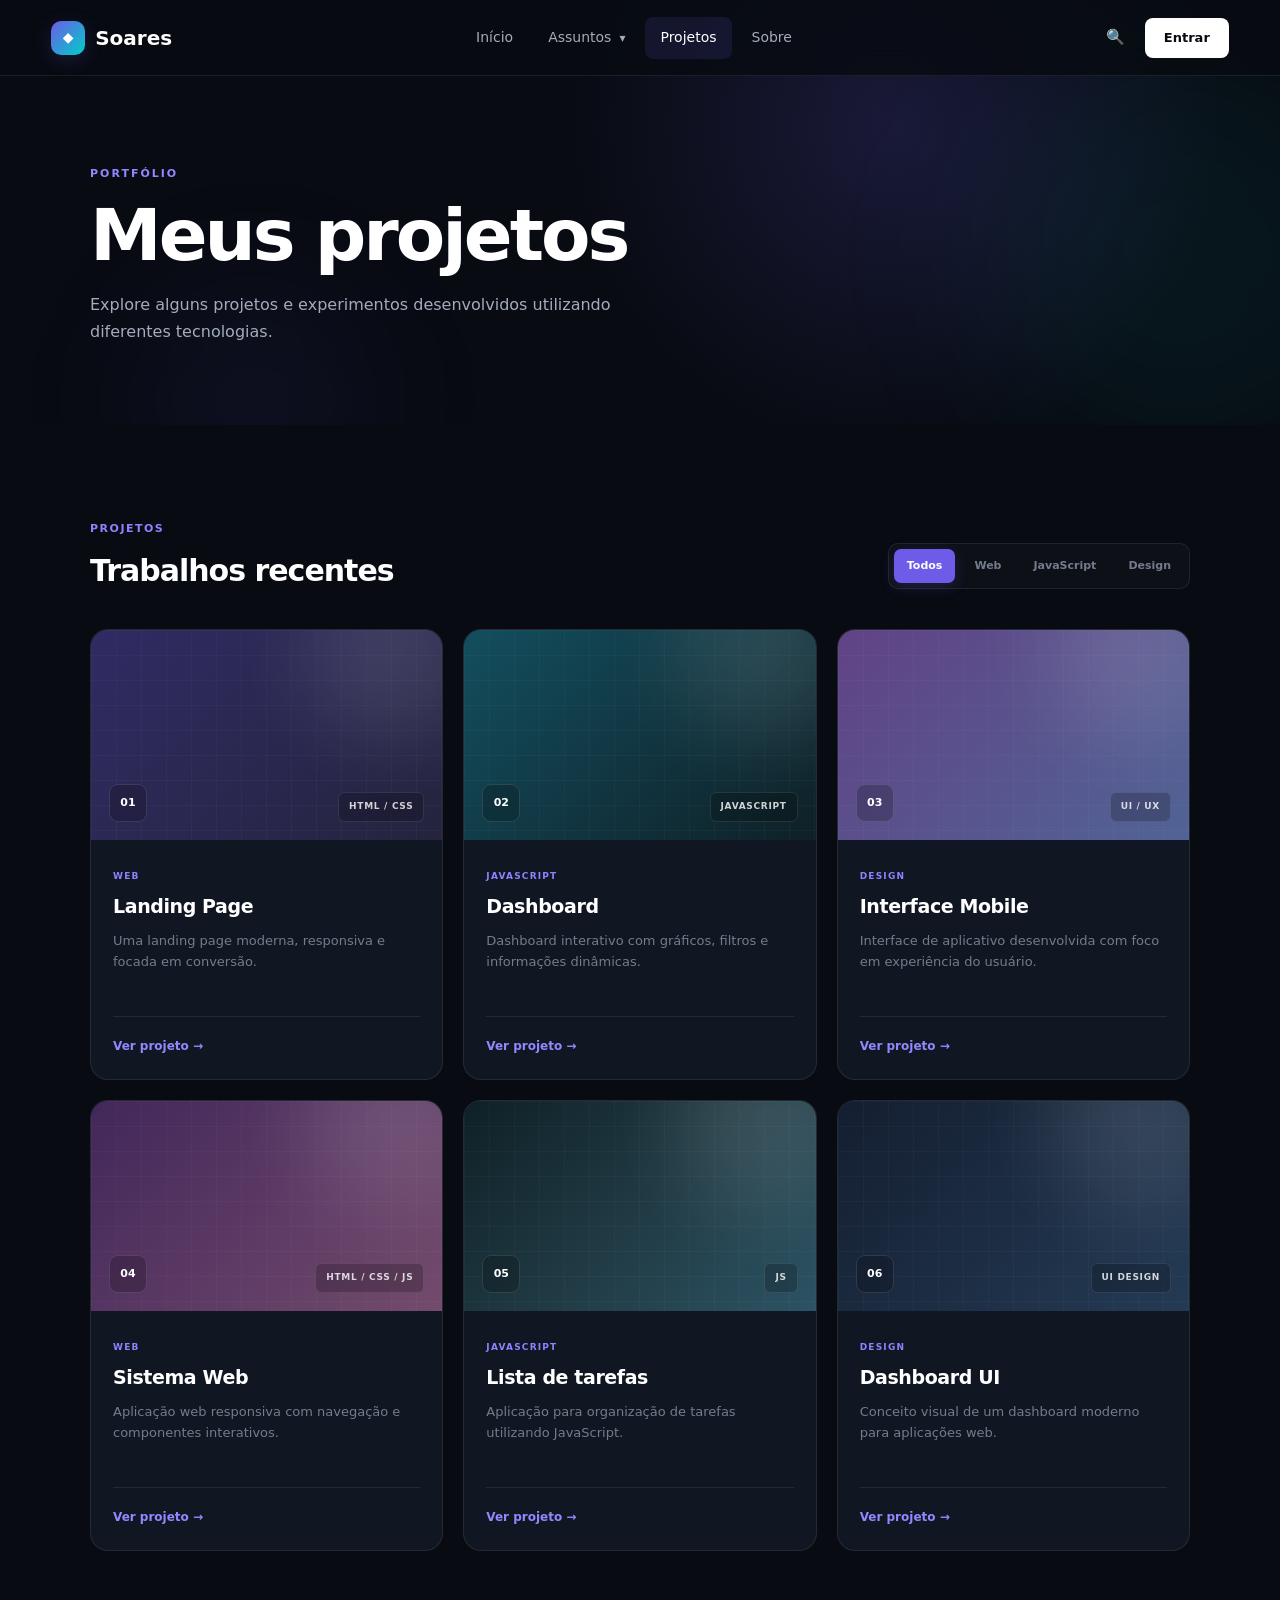
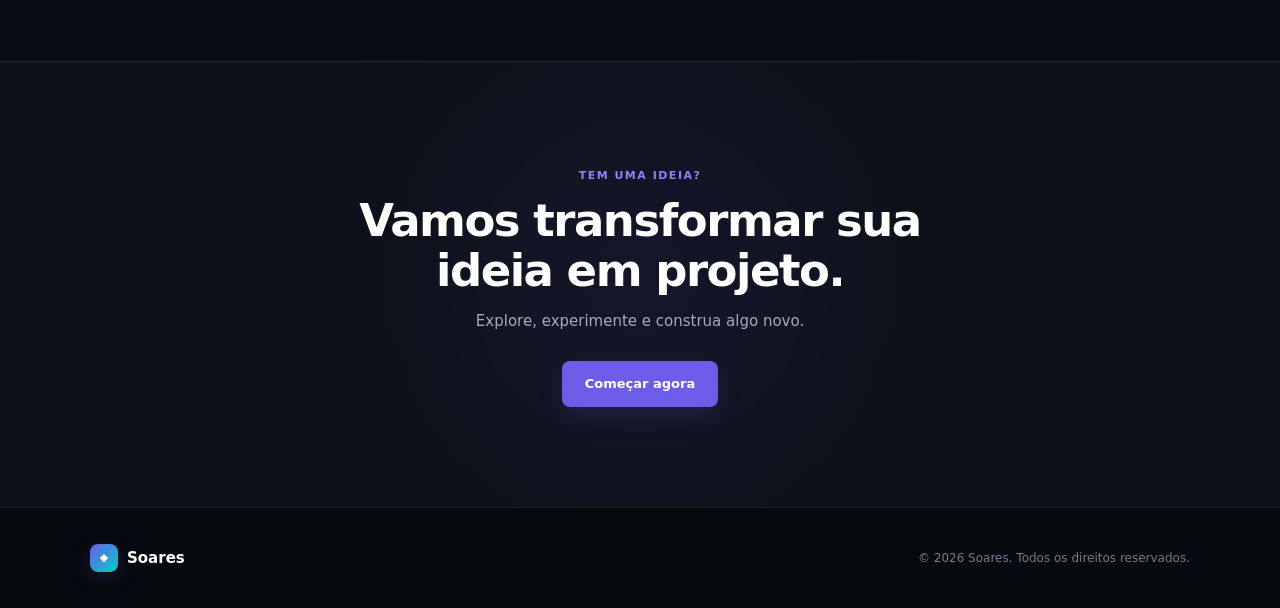
<file: tela-nav-bar/projetos.html>
<!DOCTYPE html>
<html lang="pt-BR">

<head>
    <meta charset="UTF-8">

    <meta
        name="viewport"
        content="width=device-width, initial-scale=1.0"
    >

    <meta
        name="description"
        content="Projetos desenvolvidos no Soares."
    >

    <title>Soares | Projetos</title>

    <!-- CSS GLOBAL -->
    <link rel="stylesheet" href="css/style.css">

    <!-- CSS ESPECÍFICO DA PÁGINA -->
    <link rel="stylesheet" href="css/projetos.css">
</head>

<body>

    <!-- ========================================
         NAVBAR
    ========================================= -->

    <header class="navbar">

        <div class="nav-container">

            <!-- LOGO -->
            <a href="index.html" class="logo">

                <span class="logo-icon">
                    ◆
                </span>

                <span class="logo-text">
                    Soares
                </span>

            </a>


            <!-- BOTÃO MOBILE -->
            <button
                class="mobile-menu-button"
                id="mobileMenuButton"
                aria-label="Abrir menu"
                aria-expanded="false"
            >

                <span></span>
                <span></span>
                <span></span>

            </button>


            <!-- MENU -->
            <nav
                class="nav-menu"
                id="navMenu"
            >

                <!-- INÍCIO -->
                <a
                    href="index.html"
                    class="nav-link"
                >
                    Início
                </a>


                <!-- ==================================
                     ASSUNTOS
                =================================== -->

                <div class="nav-dropdown">

                    <button
                        class="dropdown-button"
                        type="button"
                    >

                        <span>
                            Assuntos
                        </span>

                        <span class="dropdown-arrow">
                            ▾
                        </span>

                    </button>


                    <div class="dropdown-menu">

                        <a href="#">

                            <span class="dropdown-icon">
                                💻
                            </span>

                            <span class="dropdown-content">

                                <strong>
                                    Programação
                                </strong>

                                <small>
                                    HTML, CSS, JavaScript e mais
                                </small>

                            </span>

                        </a>


                        <a href="#">

                            <span class="dropdown-icon">
                                🎨
                            </span>

                            <span class="dropdown-content">

                                <strong>
                                    Design
                                </strong>

                                <small>
                                    UI, UX e interfaces
                                </small>

                            </span>

                        </a>


                        <a href="#">

                            <span class="dropdown-icon">
                                🚀
                            </span>

                            <span class="dropdown-content">

                                <strong>
                                    Tecnologia
                                </strong>

                                <small>
                                    Novidades e tendências
                                </small>

                            </span>

                        </a>


                        <a href="#">

                            <span class="dropdown-icon">
                                ⚙️
                            </span>

                            <span class="dropdown-content">

                                <strong>
                                    Desenvolvimento
                                </strong>

                                <small>
                                    Projetos e aplicações
                                </small>

                            </span>

                        </a>

                    </div>

                </div>


                <!-- PROJETOS -->
                <a
                    href="projetos.html"
                    class="nav-link active"
                >
                    Projetos
                </a>


                <!-- SOBRE -->
                <a
                    href="index.html#sobre"
                    class="nav-link"
                >
                    Sobre
                </a>

            </nav>


            <!-- AÇÕES -->
            <div class="nav-actions">

                <button
                    type="button"
                    class="search-button"
                    id="searchButton"
                    aria-label="Pesquisar"
                >
                    🔍
                </button>


                <a
                    href="login.html"
                    class="login-button"
                >
                    Entrar
                </a>

            </div>

        </div>

    </header>



    <!-- ========================================
         CONTEÚDO
    ========================================= -->

    <main>

        <!-- ==================================
             CABEÇALHO DA PÁGINA
        =================================== -->

        <section class="projects-hero">

            <div class="projects-container">

                <span class="projects-label">
                    PORTFÓLIO
                </span>


                <h1>
                    Meus projetos
                </h1>


                <p>
                    Explore alguns projetos e experimentos
                    desenvolvidos utilizando diferentes
                    tecnologias.
                </p>

            </div>

        </section>



        <!-- ==================================
             PROJETOS
        =================================== -->

        <section class="projects-section">

            <div class="projects-container">


                <!-- FILTROS -->

                <div class="projects-header">

                    <div>

                        <span class="section-label">
                            PROJETOS
                        </span>

                        <h2>
                            Trabalhos recentes
                        </h2>

                    </div>


                    <div class="project-filters">

                        <button
                            class="filter-button active"
                            data-filter="todos"
                        >
                            Todos
                        </button>

                        <button
                            class="filter-button"
                            data-filter="web"
                        >
                            Web
                        </button>

                        <button
                            class="filter-button"
                            data-filter="javascript"
                        >
                            JavaScript
                        </button>

                        <button
                            class="filter-button"
                            data-filter="design"
                        >
                            Design
                        </button>

                    </div>

                </div>



                <!-- GRID -->

                <div class="projects-grid">


                    <!-- =================================
                         PROJETO 1
                    ================================== -->

                    <article
                        class="project-card"
                        data-category="web"
                    >

                        <div class="project-image project-image-one">

                            <span class="project-number">
                                01
                            </span>

                            <span class="project-tech">
                                HTML / CSS
                            </span>

                        </div>


                        <div class="project-content">

                            <span class="project-category">
                                WEB
                            </span>

                            <h3>
                                Landing Page
                            </h3>

                            <p>
                                Uma landing page moderna,
                                responsiva e focada em
                                conversão.
                            </p>


                            <div class="project-footer">

                                <a
                                    href="#"
                                    class="project-link"
                                >
                                    Ver projeto →
                                </a>

                            </div>

                        </div>

                    </article>



                    <!-- =================================
                         PROJETO 2
                    ================================== -->

                    <article
                        class="project-card"
                        data-category="javascript"
                    >

                        <div class="project-image project-image-two">

                            <span class="project-number">
                                02
                            </span>

                            <span class="project-tech">
                                JAVASCRIPT
                            </span>

                        </div>


                        <div class="project-content">

                            <span class="project-category">
                                JAVASCRIPT
                            </span>

                            <h3>
                                Dashboard
                            </h3>

                            <p>
                                Dashboard interativo com
                                gráficos, filtros e
                                informações dinâmicas.
                            </p>


                            <div class="project-footer">

                                <a
                                    href="#"
                                    class="project-link"
                                >
                                    Ver projeto →
                                </a>

                            </div>

                        </div>

                    </article>



                    <!-- =================================
                         PROJETO 3
                    ================================== -->

                    <article
                        class="project-card"
                        data-category="design"
                    >

                        <div class="project-image project-image-three">

                            <span class="project-number">
                                03
                            </span>

                            <span class="project-tech">
                                UI / UX
                            </span>

                        </div>


                        <div class="project-content">

                            <span class="project-category">
                                DESIGN
                            </span>

                            <h3>
                                Interface Mobile
                            </h3>

                            <p>
                                Interface de aplicativo
                                desenvolvida com foco
                                em experiência do usuário.
                            </p>


                            <div class="project-footer">

                                <a
                                    href="#"
                                    class="project-link"
                                >
                                    Ver projeto →
                                </a>

                            </div>

                        </div>

                    </article>



                    <!-- =================================
                         PROJETO 4
                    ================================== -->

                    <article
                        class="project-card"
                        data-category="web"
                    >

                        <div class="project-image project-image-four">

                            <span class="project-number">
                                04
                            </span>

                            <span class="project-tech">
                                HTML / CSS / JS
                            </span>

                        </div>


                        <div class="project-content">

                            <span class="project-category">
                                WEB
                            </span>

                            <h3>
                                Sistema Web
                            </h3>

                            <p>
                                Aplicação web responsiva
                                com navegação e componentes
                                interativos.
                            </p>


                            <div class="project-footer">

                                <a
                                    href="#"
                                    class="project-link"
                                >
                                    Ver projeto →
                                </a>

                            </div>

                        </div>

                    </article>



                    <!-- =================================
                         PROJETO 5
                    ================================== -->

                    <article
                        class="project-card"
                        data-category="javascript"
                    >

                        <div class="project-image project-image-five">

                            <span class="project-number">
                                05
                            </span>

                            <span class="project-tech">
                                JS
                            </span>

                        </div>


                        <div class="project-content">

                            <span class="project-category">
                                JAVASCRIPT
                            </span>

                            <h3>
                                Lista de tarefas
                            </h3>

                            <p>
                                Aplicação para organização
                                de tarefas utilizando
                                JavaScript.
                            </p>


                            <div class="project-footer">

                                <a
                                    href="#"
                                    class="project-link"
                                >
                                    Ver projeto →
                                </a>

                            </div>

                        </div>

                    </article>



                    <!-- =================================
                         PROJETO 6
                    ================================== -->

                    <article
                        class="project-card"
                        data-category="design"
                    >

                        <div class="project-image project-image-six">

                            <span class="project-number">
                                06
                            </span>

                            <span class="project-tech">
                                UI DESIGN
                            </span>

                        </div>


                        <div class="project-content">

                            <span class="project-category">
                                DESIGN
                            </span>

                            <h3>
                                Dashboard UI
                            </h3>

                            <p>
                                Conceito visual de um
                                dashboard moderno para
                                aplicações web.
                            </p>


                            <div class="project-footer">

                                <a
                                    href="#"
                                    class="project-link"
                                >
                                    Ver projeto →
                                </a>

                            </div>

                        </div>

                    </article>

                </div>

            </div>

        </section>



        <!-- ==================================
             CTA
        =================================== -->

        <section class="projects-cta">

            <div class="projects-container">

                <div class="cta-content">

                    <span class="section-label">
                        TEM UMA IDEIA?
                    </span>

                    <h2>
                        Vamos transformar
                        sua ideia em projeto.
                    </h2>

                    <p>
                        Explore, experimente e construa
                        algo novo.
                    </p>


                    <a
                        href="login.html"
                        class="primary-button"
                    >
                        Começar agora
                    </a>

                </div>

            </div>

        </section>

    </main>



    <!-- ========================================
         FOOTER
    ========================================= -->

    <footer class="footer">

        <div class="footer-container">

            <div class="footer-logo">

                <span class="logo-icon">
                    ◆
                </span>

                <span>
                    Soares
                </span>

            </div>


            <p>
                © 2026 Soares. Todos os direitos reservados.
            </p>

        </div>

    </footer>



    <!-- ========================================
         JAVASCRIPT
    ========================================= -->

    <script src="js/script.js"></script>

</body>

</html>
</file>
<file: calculadora/style.css>
*{
    margin: 0;
    padding: 0;
}



.tela{
    min-height: 100vh; 
    box-sizing: border-box; 
    display: flex;
    flex-direction: column;
    justify-content: space-between;
    background-image: linear-gradient(45deg,rgb(140, 138, 190),rgb(37, 6, 189));
    color: white;
    font-family: Arial, Helvetica, sans-serif;
    text-align: center;
    padding: 20px;
}

.calculadora{
    background-color:rgba(0,0,0,0.5);
    margin: auto;
    border-radius: 15px;
    padding: 15px;
}

#resultado{
    width: 225px;
    height: 50px;
    font-size: 25px;
    background-color: rgb(126, 146, 205);
    color: rgb(0, 0, 0);
    border: none;
    border-radius: 5px;
    text-align: right;
    display: flex;
    align-items: center;    
    justify-content: flex-end; 
    padding-right: 10px; 
}

.botao{
    width: 50px;
    height: 50px;
    font-size: 25px;
    background-color: rgb(31,31,31);
    color: white;
    border: none;
    border-radius: 5px;
    margin: 5px;
    cursor: pointer;
}

.botao:hover{
    background-color: rgb(221, 60, 60);
    color: thistle;
}  
.final{
    margin-top: 20px;
    font-size: 14px;
    color: rgb(255, 255, 255);
}
</file>
<file: DOM/style.css>
* {
    margin: 0;
    padding: 0;
    box-sizing: border-box;
}

input::-webkit-outer-spin-button,
input::-webkit-inner-spin-button {
    -webkit-appearance: none;
    margin: 0;
}

body {
    display: flex;
    justify-content: center;
    align-items: center;
    min-height: 100vh;
    background-color: black;
}

.menu {
    background-color: rgb(154, 212, 212);
    display: flex;
    justify-content: space-between;
    flex-direction: column;
    align-items: center;
    gap: 20px;
    padding: 30px;
    border-radius: 10px;
}

button {
    background-color: #d49b9b;
    border: 1px solid #333;
    padding: 10px 15px;
    cursor: pointer;
    transition: 0.2s;
    border-radius: 20px;
}

button:active {
    background-color: #a85f5f;
    transform: scale(0.95);
}
</file>
<file: Encurtador-url/style.css>
* {
  box-sizing: border-box;
  margin: 0;
  padding: 0;
}

body {
  min-height: 100vh;

  display: flex;
  align-items: center;
  justify-content: center;

  padding: 20px;

  font-family: Arial, Helvetica, sans-serif;

  background:
    linear-gradient(
      135deg,
      #111827,
      #1e3a8a
    );

  color: #fff;
}

.container {
  width: 100%;
  max-width: 650px;
}

.card {
  background: rgba(255, 255, 255, 0.08);

  border: 1px solid rgba(255, 255, 255, 0.12);

  backdrop-filter: blur(12px);

  border-radius: 20px;

  padding: 35px;

  box-shadow:
    0 20px 50px rgba(0, 0, 0, 0.3);
}

h1 {
  text-align: center;

  margin-bottom: 10px;

  font-size: 32px;
}

.description {
  text-align: center;

  color: #cbd5e1;

  margin-bottom: 30px;
}

.form {
  display: flex;

  gap: 10px;
}

input {
  flex: 1;

  min-width: 0;

  padding: 15px;

  border: none;

  border-radius: 10px;

  outline: none;

  font-size: 16px;
}

button {
  border: none;

  border-radius: 10px;

  padding: 15px 20px;

  background: #3b82f6;

  color: white;

  font-size: 15px;

  font-weight: bold;

  cursor: pointer;

  transition: 0.2s;
}

button:hover {
  background: #2563eb;

  transform: translateY(-1px);
}

.result {
  display: none;

  margin-top: 25px;

  padding: 18px;

  background: rgba(0, 0, 0, 0.2);

  border-radius: 12px;
}

.result.active {
  display: block;
}

.result-title {
  font-size: 14px;

  color: #cbd5e1;

  margin-bottom: 10px;
}

.short-url {
  display: flex;

  gap: 10px;
}

.short-url input {
  background: #fff;

  color: #111827;
}

.error {
  display: none;

  margin-top: 10px;

  color: #fca5a5;

  font-size: 14px;
}

.history {
  margin-top: 30px;
}

.history h2 {
  font-size: 20px;

  margin-bottom: 15px;
}

.history-item {
  display: flex;

  align-items: center;

  justify-content: space-between;

  gap: 15px;

  padding: 14px;

  margin-bottom: 10px;

  background: rgba(255, 255, 255, 0.06);

  border-radius: 10px;
}

.history-info {
  min-width: 0;
}

.history-short {
  color: #60a5fa;

  font-weight: bold;

  word-break: break-all;
}

.history-original {
  color: #94a3b8;

  font-size: 13px;

  margin-top: 5px;

  white-space: nowrap;

  overflow: hidden;

  text-overflow: ellipsis;
}

.copy-small {
  padding: 9px 12px;

  font-size: 13px;

  flex-shrink: 0;
}

.empty {
  text-align: center;

  color: #94a3b8;

  font-size: 14px;
}

@media (max-width: 600px) {

  .card {
    padding: 25px 20px;
  }

  .form {
    flex-direction: column;
  }

  .short-url {
    flex-direction: column;
  }

  .history-item {
    align-items: flex-start;
  }

}
</file>
<file: html-js/style.css>
* {

    input::-webkit-outer-spin-button,
    input::-webkit-inner-spin-button {
        -webkit-appearance: none;
        margin: 0;
    }

    margin: 0;
    padding: 0;
    box-sizing: border-box;
}

body {
    min-height: 100vh;
    display: flex;
    flex-direction: column;
    justify-content: center;
    align-items: center;
    font-family: Arial, Helvetica, sans-serif;
    color: white;
    background:
        linear-gradient(135deg,
            #141e30,
            #243b55);
}

input, .resultado {
    width: 200px;
    height: 50px;
    padding: 12px;
    margin: 10px 10px;
    text-align: center;
    font-size: 20px;
    border-radius: 15px;
    border-color: black;
    background-color: aquamarine;
}

button {
    padding: 15px;
    margin: 10px 10px;
    border-radius: 20px;
    cursor: pointer;
}


p {
    font-size: 25px;
    color: #000;
}
</file>
<file: pedra-papel-tesoura/style.css>
* {
    margin: 0;
    padding: 0;
    box-sizing: border-box;
}

body {
    min-height: 100vh;

    display: flex;
    justify-content: center;
    align-items: center;

    padding: 20px;

    font-family: Arial, Helvetica, sans-serif;

    color: white;

    background:
        linear-gradient(
            135deg,
            #141e30,
            #243b55
        );
}

.game {
    width: 100%;
    max-width: 700px;

    padding: 35px;

    text-align: center;

    background: rgba(255, 255, 255, 0.08);

    border: 1px solid rgba(255, 255, 255, 0.15);

    border-radius: 24px;

    box-shadow:
        0 20px 50px rgba(0, 0, 0, 0.35);

    backdrop-filter: blur(10px);
}

h1 {
    margin-bottom: 10px;

    font-size: 2.5rem;
}

.subtitle {
    margin-bottom: 30px;

    color: #cbd5e1;
}

/* PLACAR */

.scoreboard {
    display: grid;

    grid-template-columns:
        1fr
        auto
        1fr;

    align-items: center;

    gap: 20px;

    margin-bottom: 35px;
}

.score {
    padding: 20px;

    background: rgba(255, 255, 255, 0.08);

    border-radius: 18px;
}

.score span {
    display: block;

    margin-bottom: 8px;

    color: #cbd5e1;

    font-size: 0.95rem;
}

.score strong {
    font-size: 3rem;
}

.vs {
    color: #94a3b8;

    font-weight: bold;
}

/* ESCOLHAS */

.choices-title {
    margin-bottom: 18px;

    font-size: 1.2rem;
}

.choices {
    display: flex;

    justify-content: center;

    gap: 15px;

    flex-wrap: wrap;
}

.choice {
    width: 130px;
    height: 130px;

    border: 2px solid transparent;

    border-radius: 20px;

    background: #1e293b;

    color: white;

    cursor: pointer;

    font-size: 3.5rem;

    transition: 0.2s ease;
}

.choice:hover {
    transform: translateY(-7px);

    background: #334155;

    border-color: #38bdf8;

    box-shadow:
        0 10px 25px rgba(56, 189, 248, 0.2);
}

.choice:active {
    transform: scale(0.95);
}

/* RESULTADO */

.result {
    margin-top: 30px;

    padding: 25px;

    background: rgba(0, 0, 0, 0.15);

    border-radius: 18px;
}

.result h2 {
    margin-bottom: 15px;

    font-size: 1.8rem;
}

.moves {
    display: flex;

    justify-content: center;

    align-items: center;

    gap: 25px;

    font-size: 1.1rem;

    color: #cbd5e1;
}

.move {
    min-width: 120px;
}

.move-icon {
    display: block;

    margin-top: 8px;

    font-size: 3rem;
}

.message {
    margin-top: 20px;

    font-size: 1.3rem;

    font-weight: bold;
}

.win {
    color: #4ade80;
}

.lose {
    color: #f87171;
}

.draw {
    color: #facc15;
}

/* BOTÃO REINICIAR */

.reset {
    margin-top: 25px;

    padding: 13px 25px;

    border: none;

    border-radius: 12px;

    background: #38bdf8;

    color: #082f49;

    font-size: 1rem;

    font-weight: bold;

    cursor: pointer;

    transition: 0.2s;
}

.reset:hover {
    background: #7dd3fc;

    transform: translateY(-2px);
}

/* HISTÓRICO */

.history {
    margin-top: 25px;

    text-align: left;
}

.history h3 {
    margin-bottom: 10px;
}

#historyList {
    max-height: 150px;

    overflow-y: auto;

    list-style: none;
}

#historyList li {
    padding: 9px 12px;

    margin-bottom: 5px;

    background: rgba(255, 255, 255, 0.06);

    border-radius: 8px;

    color: #cbd5e1;
}

/* RESPONSIVIDADE */

@media (max-width: 550px) {

    .game {
        padding: 25px 15px;
    }

    h1 {
        font-size: 2rem;
    }

    .choice {
        width: 95px;
        height: 95px;

        font-size: 2.7rem;
    }

    .score strong {
        font-size: 2.3rem;
    }

    .moves {
        gap: 10px;
    }
}
</file>
<file: tela-02/style.css>
* {
    margin: 0;
    padding: 0;
    box-sizing: border-box;
    font-family: Arial, sans-serif;
}

body {
    min-height: 100vh;
    background: #f2f4f7;

    display: flex;
    align-items: center;
    justify-content: center;

    padding: 20px;
}

/* Container principal */

.container {
    width: 100%;
    max-width: 900px;

    background: #ffffff;

    border-radius: 16px;

    box-shadow: 0 8px 30px rgba(0, 0, 0, 0.08);

    display: flex;

    overflow: hidden;
}

/* Lado azul */

.lado-esquerdo {
    width: 40%;

    background: linear-gradient(
        135deg,
        #2563eb,
        #1d4ed8
    );

    color: white;

    padding: 50px 35px;

    display: flex;
    flex-direction: column;
    justify-content: center;
}

.lado-esquerdo h1 {
    font-size: 32px;
    margin-bottom: 15px;
}

.lado-esquerdo p {
    font-size: 16px;
    line-height: 1.6;

    color: #e0e7ff;
}

/* Formulário */

.formulario {
    width: 60%;

    padding: 45px;
}

.formulario h2 {
    color: #1f2937;

    margin-bottom: 8px;
}

.subtitulo {
    color: #6b7280;

    margin-bottom: 30px;
}

/* Campos */

.campo {
    margin-bottom: 20px;
}

.campo label {
    display: block;

    margin-bottom: 7px;

    font-size: 14px;

    font-weight: bold;

    color: #374151;
}

.campo input,
.campo select,
.campo textarea {
    width: 100%;

    padding: 13px 14px;

    border: 1px solid #d1d5db;

    border-radius: 8px;

    outline: none;

    font-size: 15px;

    transition: 0.2s;
}

/* Efeito ao clicar no campo */

.campo input:focus,
.campo select:focus,
.campo textarea:focus {
    border-color: #2563eb;

    box-shadow:
        0 0 0 3px
        rgba(37, 99, 235, 0.12);
}

/* Textarea */

.campo textarea {
    height: 100px;

    resize: vertical;
}

/* Campos lado a lado */

.linha {
    display: flex;

    gap: 15px;
}

.linha .campo {
    flex: 1;
}

/* Termos */

.termos {
    display: flex;

    align-items: center;

    gap: 8px;

    margin-bottom: 25px;

    font-size: 13px;

    color: #6b7280;
}

.termos input {
    width: auto;
}

/* Botão */

.botao {
    width: 100%;

    border: none;

    padding: 14px;

    border-radius: 8px;

    background: #2563eb;

    color: white;

    font-size: 16px;

    font-weight: bold;

    cursor: pointer;

    transition: 0.2s;
}

.botao:hover {
    background: #1d4ed8;
}

/* Tablet */

@media (max-width: 768px) {

    .container {
        max-width: 600px;
    }

    .lado-esquerdo {
        display: none;
    }

    .formulario {
        width: 100%;

        padding: 35px;
    }
}

/* Celular */

@media (max-width: 480px) {

    body {
        padding: 10px;

        align-items: flex-start;
    }

    .container {
        margin-top: 10px;

        border-radius: 12px;
    }

    .formulario {
        padding: 25px 20px;
    }

    .formulario h2 {
        font-size: 24px;
    }

    .subtitulo {
        font-size: 14px;

        margin-bottom: 25px;
    }

    /* Coloca os campos um abaixo do outro */

    .linha {
        flex-direction: column;

        gap: 0;
    }

    .campo input,
    .campo select,
    .campo textarea {
        font-size: 16px;

        padding: 14px;
    }

    .botao {
        padding: 15px;
    }
}
</file>
<file: tela-03/style.css>
/* =========================================
   RESET
========================================= */

* {
    margin: 0;
    padding: 0;
    box-sizing: border-box;
}

:root {
    --primary: #4f46e5;
    --primary-dark: #4338ca;
    --primary-light: #eef2ff;

    --background: #b0c6f4;
    --white: #ffffff;

    --text: #111827;
    --text-secondary: #6b7280;
    --text-light: #9ca3af;

    --border: #e5e7eb;

    --success: #16a34a;
    --success-bg: #f0fdf4;

    --danger: #dc2626;
    --danger-bg: #fef2f2;

    --shadow:
        0 25px 60px rgba(15, 23, 42, 0.12);

    --radius: 22px;
}

html,
body {
    min-height: 100%;
}

body {
    font-family:
        Inter,
        -apple-system,
        BlinkMacSystemFont,
        "Segoe UI",
        Roboto,
        Arial,
        sans-serif;

    background: var(--background);
    color: var(--text);
}


/* =========================================
   CONTAINER PRINCIPAL
========================================= */

.auth-container {
    width: min(1100px, calc(100% - 40px));
    min-height: 680px;

    margin: 50px auto;

    display: grid;
    grid-template-columns: 42% 58%;

    background: var(--white);

    border-radius: var(--radius);

    overflow: hidden;

    box-shadow: var(--shadow);
}


/* =========================================
   PAINEL DA MARCA
========================================= */

.brand-panel {
    position: relative;

    display: flex;
    align-items: center;

    padding: 60px;

    color: white;

    background:
        radial-gradient(
            circle at 20% 20%,
            rgba(255,255,255,.15),
            transparent 30%
        ),
        linear-gradient(
            145deg,
            #312e81,
            #4f46e5 50%,
            #6366f1
        );
}

.brand-panel::before {
    content: "";

    position: absolute;

    width: 280px;
    height: 280px;

    border-radius: 50%;

    right: -120px;
    top: -100px;

    background: rgba(255,255,255,.06);
}

.brand-panel::after {
    content: "";

    position: absolute;

    width: 200px;
    height: 200px;

    border-radius: 50%;

    left: -100px;
    bottom: -80px;

    background: rgba(255,255,255,.06);
}

.brand-content {
    position: relative;
    z-index: 2;

    max-width: 360px;
}

.logo {
    width: 58px;
    height: 58px;

    display: flex;
    align-items: center;
    justify-content: center;

    margin-bottom: 30px;

    border-radius: 16px;

    background: rgba(255,255,255,.15);

    backdrop-filter: blur(10px);

    font-size: 24px;
}

.brand-content h1 {
    font-size: 42px;
    line-height: 1.1;

    margin-bottom: 18px;

    letter-spacing: -1.5px;
}

.brand-content > p {
    color: rgba(255,255,255,.82);

    font-size: 16px;
    line-height: 1.7;

    margin-bottom: 45px;
}


/* =========================================
   FEATURES
========================================= */

.brand-features {
    display: flex;
    flex-direction: column;
    gap: 18px;
}

.feature {
    display: flex;
    align-items: center;
    gap: 13px;

    color: rgba(255,255,255,.92);

    font-size: 14px;
}

.feature-icon {
    width: 24px;
    height: 24px;

    display: flex;
    align-items: center;
    justify-content: center;

    border-radius: 50%;

    background: rgba(255,255,255,.15);

    font-size: 12px;
}


/* =========================================
   PAINEL DOS FORMULÁRIOS
========================================= */

.form-panel {
    display: flex;
    align-items: center;

    padding: 60px;
}

.form-container {
    width: 100%;
    max-width: 450px;

    margin: auto;
}


/* =========================================
   CABEÇALHO
========================================= */

.form-header {
    margin-bottom: 32px;
}

.eyebrow {
    display: block;

    margin-bottom: 10px;

    color: var(--primary);

    font-size: 11px;
    font-weight: 800;

    letter-spacing: 1.4px;
}

.form-header h2 {
    margin-bottom: 9px;

    font-size: 30px;
    line-height: 1.2;

    letter-spacing: -0.8px;
}

.form-header p {
    color: var(--text-secondary);

    font-size: 14px;
    line-height: 1.6;
}


/* =========================================
   INPUTS
========================================= */

.input-group {
    margin-bottom: 20px;
}

.input-group label {
    display: block;

    margin-bottom: 8px;

    color: #374151;

    font-size: 13px;
    font-weight: 600;
}

.label-row {
    display: flex;
    align-items: center;
    justify-content: space-between;
}

.label-row a {
    color: var(--primary);

    font-size: 12px;
    font-weight: 600;

    text-decoration: none;
}

.label-row a:hover {
    text-decoration: underline;
}

.input-wrapper {
    position: relative;
}

.input-icon {
    position: absolute;

    left: 15px;
    top: 50%;

    transform: translateY(-50%);

    color: #9ca3af;

    font-size: 13px;

    pointer-events: none;
}

.input-wrapper input {
    width: 100%;

    height: 50px;

    padding: 0 45px;

    border: 1px solid var(--border);

    border-radius: 11px;

    outline: none;

    background: #fafafa;

    color: var(--text);

    font-size: 14px;

    transition:
        border-color .2s ease,
        box-shadow .2s ease,
        background .2s ease;
}

.input-wrapper input::placeholder {
    color: #b0b5bd;
}

.input-wrapper input:focus {
    background: white;

    border-color: var(--primary);

    box-shadow:
        0 0 0 4px rgba(79,70,229,.08);
}

.password-toggle {
    position: absolute;

    right: 12px;
    top: 50%;

    transform: translateY(-50%);

    border: 0;

    background: transparent;

    color: var(--primary);

    font-size: 11px;
    font-weight: 700;

    cursor: pointer;
}


/* =========================================
   BOTÃO PRINCIPAL
========================================= */

.primary-button {
    width: 100%;
    height: 50px;

    margin-top: 8px;

    border: 0;
    border-radius: 11px;

    background: var(--primary);

    color: white;

    font-size: 14px;
    font-weight: 700;

    cursor: pointer;

    transition:
        background .2s ease,
        transform .15s ease,
        box-shadow .2s ease;
}

.primary-button:hover {
    background: var(--primary-dark);

    box-shadow:
        0 8px 20px rgba(79,70,229,.25);
}

.primary-button:active {
    transform: translateY(1px);
}


/* =========================================
   DIVISOR
========================================= */

.divider {
    display: flex;
    align-items: center;
    gap: 15px;

    margin: 27px 0;
}

.divider::before,
.divider::after {
    content: "";

    height: 1px;

    flex: 1;

    background: var(--border);
}

.divider span {
    color: var(--text-light);

    font-size: 12px;
}


/* =========================================
   LINKS
========================================= */

.switch-text {
    text-align: center;

    color: var(--text-secondary);

    font-size: 13px;
}

.link-button {
    border: 0;

    background: transparent;

    color: var(--primary);

    font-size: 13px;
    font-weight: 700;

    cursor: pointer;
}

.link-button:hover {
    text-decoration: underline;
}


/* =========================================
   MENSAGENS
========================================= */

.message {
    display: none;

    padding: 11px 13px;

    margin: 5px 0 12px;

    border-radius: 9px;

    font-size: 12px;
    line-height: 1.5;
}

.message.success {
    display: block;

    color: #166534;

    background: var(--success-bg);

    border: 1px solid #bbf7d0;
}

.message.error {
    display: block;

    color: #991b1b;

    background: var(--danger-bg);

    border: 1px solid #fecaca;
}


/* =========================================
   DASHBOARD
========================================= */

.dashboard-header {
    text-align: center;

    margin-bottom: 30px;
}

.success-icon {
    width: 60px;
    height: 60px;

    display: flex;
    align-items: center;
    justify-content: center;

    margin: 0 auto 20px;

    border-radius: 50%;

    color: var(--success);

    background: var(--success-bg);

    font-size: 25px;
    font-weight: 800;
}

.dashboard-header h2 {
    font-size: 28px;

    margin-bottom: 8px;

    letter-spacing: -.5px;
}

.dashboard-header p {
    color: var(--text-secondary);

    font-size: 14px;
}


/* =========================================
   CARD DO USUÁRIO
========================================= */

.user-card {
    display: flex;
    align-items: center;

    gap: 15px;

    padding: 18px;

    margin-bottom: 15px;

    border: 1px solid var(--border);

    border-radius: 14px;

    background: #fafafa;
}

.avatar {
    width: 48px;
    height: 48px;

    flex-shrink: 0;

    display: flex;
    align-items: center;
    justify-content: center;

    border-radius: 50%;

    color: white;

    background: linear-gradient(
        135deg,
        #4f46e5,
        #7c3aed
    );

    font-size: 17px;
    font-weight: 700;
}

.user-info {
    display: flex;
    flex-direction: column;

    gap: 4px;

    overflow: hidden;
}

.user-info strong {
    font-size: 14px;
}

.user-info span {
    color: var(--text-secondary);

    font-size: 12px;

    overflow: hidden;
    text-overflow: ellipsis;
}


/* =========================================
   STATUS DO BANCO
========================================= */

.storage-info {
    display: flex;
    align-items: flex-start;

    gap: 12px;

    padding: 16px;

    margin-bottom: 20px;

    border-radius: 13px;

    background: var(--primary-light);
}

.status-dot {
    width: 9px;
    height: 9px;

    flex-shrink: 0;

    margin-top: 5px;

    border-radius: 50%;

    background: #22c55e;

    box-shadow:
        0 0 0 4px rgba(34,197,94,.12);
}

.storage-info strong {
    display: block;

    margin-bottom: 4px;

    font-size: 12px;

    color: #3730a3;
}

.storage-info p {
    color: #6366f1;

    font-size: 11px;
    line-height: 1.5;
}


/* =========================================
   BOTÃO SECUNDÁRIO
========================================= */

.secondary-button {
    width: 100%;
    height: 48px;

    border: 1px solid var(--border);

    border-radius: 11px;

    background: white;

    color: #374151;

    font-size: 13px;
    font-weight: 700;

    cursor: pointer;

    transition: all .2s ease;
}

.secondary-button:hover {
    background: #f9fafb;

    border-color: #d1d5db;
}


/* =========================================
   TOAST
========================================= */

.toast {
    position: fixed;

    right: 25px;
    bottom: 25px;

    max-width: 320px;

    padding: 14px 18px;

    border-radius: 10px;

    background: #111827;

    color: white;

    font-size: 13px;

    box-shadow:
        0 10px 30px rgba(0,0,0,.15);

    opacity: 0;

    transform: translateY(20px);

    pointer-events: none;

    transition: all .3s ease;

    z-index: 100;
}

.toast.show {
    opacity: 1;

    transform: translateY(0);
}


/* =========================================
   UTILITÁRIO
========================================= */

.hidden {
    display: none !important;
}


/* =========================================
   RESPONSIVIDADE
========================================= */

@media (max-width: 850px) {

    .auth-container {
        grid-template-columns: 1fr;

        width: min(600px, calc(100% - 30px));

        min-height: auto;

        margin: 30px auto;
    }

    .brand-panel {
        min-height: 280px;

        padding: 40px;
    }

    .brand-content {
        max-width: 100%;
    }

    .brand-content h1 {
        font-size: 34px;
    }

    .brand-content > p {
        margin-bottom: 25px;
    }

    .brand-features {
        display: grid;

        grid-template-columns:
            repeat(3, 1fr);

        gap: 10px;
    }

    .feature {
        align-items: flex-start;

        flex-direction: column;

        gap: 8px;

        font-size: 11px;
    }

    .form-panel {
        padding: 45px 35px;
    }
}


@media (max-width: 520px) {

    body {
        background: white;
    }

    .auth-container {
        width: 100%;

        margin: 0;

        border-radius: 0;

        box-shadow: none;
    }

    .brand-panel {
        min-height: 250px;

        padding: 30px 25px;
    }

    .logo {
        width: 48px;
        height: 48px;

        margin-bottom: 20px;
    }

    .brand-content h1 {
        font-size: 30px;
    }

    .brand-content > p {
        font-size: 13px;

        margin-bottom: 22px;
    }

    .brand-features {
        display: none;
    }

    .form-panel {
        padding: 35px 25px;
    }

    .form-header h2 {
        font-size: 25px;
    }

    .form-header {
        margin-bottom: 27px;
    }

    .toast {
        right: 15px;
        bottom: 15px;
        left: 15px;

        max-width: none;
    }
}


@media (max-width: 350px) {

    .form-panel {
        padding: 30px 18px;
    }

    .brand-panel {
        padding: 28px 18px;
    }

    .input-wrapper input {
        font-size: 13px;
    }

}
</file>
<file: tela-04/style.css>
* {
    margin: 0;
    padding: 0;
    box-sizing: border-box;
}

html,
body {
    width: 100%;
    height: 100%;
}

body {
    overflow: hidden;
    background: #000;
    color: #fff;
    font-family: "Montserrat", sans-serif;
}

/* ==============================
   CONTAINER
============================== */

.container {
    position: relative;
    width: 100%;
    height: 100vh;
    min-height: 500px;

    display: flex;
    flex-direction: column;
    justify-content: center;
    align-items: center;

    overflow: hidden;

    background:
        radial-gradient(
            circle at center,
            rgba(255, 20, 80, 0.08) 0%,
            rgba(0, 0, 0, 0.8) 35%,
            #000 70%
        );
}


/* ==============================
   CORAÇÃO PRINCIPAL
============================== */

.main-heart {
    position: relative;

    width: 300px;
    height: 300px;

    display: flex;
    justify-content: center;
    align-items: center;

    z-index: 10;

    animation: heartbeat 2.5s ease-in-out infinite;
}


/* Forma do coração */

.heart-shape {
    position: absolute;

    width: 190px;
    height: 190px;

    background: linear-gradient(
        135deg,
        #f50039,
        #de2929f6 50%,
        #ff0040
    );

    transform: rotate(-45deg);

    border-radius: 18px;

    box-shadow:
        0 0 25px rgba(255, 0, 70, 0.5),
        0 0 60px rgba(255, 0, 70, 0.3),
        0 0 100px rgba(255, 0, 70, 0.15);
}


/* Bolinhas superiores do coração */

.heart-shape::before,
.heart-shape::after {
    content: "";

    position: absolute;

    width: 190px;
    height: 190px;

    background: inherit;

    border-radius: 50%;
}


/* Lado esquerdo */

.heart-shape::before {
    top: -95px;
    left: 0;
}


/* Lado direito */

.heart-shape::after {
    top: 0;
    left: 95px;
}


/* ==============================
   TEXTO
============================== */

.message {
    position: relative;

    z-index: 20;

    display: flex;
    flex-direction: column;

    align-items: center;
    justify-content: center;

    color: white;

    text-align: center;

    text-shadow:
        0 2px 10px rgba(0, 0, 0, 0.4),
        0 0 15px rgba(255, 255, 255, 0.15);

    transform: translateY(-3px);
}


.message span {
    font-family: "Montserrat", sans-serif;

    font-size: 23px;
    font-weight: 300;

    letter-spacing: 5px;

    line-height: 1.1;
}


.message strong {
    font-family: "Great Vibes", cursive;

    font-size: 70px;
    font-weight: 400;

    line-height: 0.95;

    margin: 3px 0;
}


/* ==============================
   SUBTÍTULO
============================== */

.subtitle {
    position: relative;

    z-index: 20;

    margin-top: 15px;

    font-size: 11px;

    font-weight: 300;

    letter-spacing: 5px;

    text-transform: uppercase;

    color: rgba(255, 255, 255, 0.55);

    animation: fade 2.5s ease-in-out infinite;
}


/* ==============================
   CORAÇÕES FLUTUANTES
============================== */

.floating-hearts {
    position: absolute;

    inset: 0;

    width: 100%;
    height: 100%;

    pointer-events: none;
}


.heart {
    position: absolute;

    color: #ff174f;

    font-size: 20px;

    opacity: 0;

    text-shadow:
        0 0 8px rgba(255, 23, 79, 0.8),
        0 0 20px rgba(255, 23, 79, 0.4);

    animation:
        floatUp linear infinite,
        pulseHeart ease-in-out infinite;
}


/* ==============================
   POSIÇÕES DOS CORAÇÕES
============================== */

.heart-1 {
    left: 10%;
    bottom: -50px;
    animation-duration: 9s, 1.8s;
    animation-delay: 1s, 0s;
    font-size: 16px;
}

.heart-2 {
    left: 18%;
    bottom: -50px;
    animation-duration: 12s, 2s;
    animation-delay: 4s, 1s;
    font-size: 25px;
}

.heart-3 {
    left: 27%;
    bottom: -50px;
    animation-duration: 8s, 1.5s;
    animation-delay: 2s, 0s;
    font-size: 13px;
}

.heart-4 {
    left: 36%;
    bottom: -50px;
    animation-duration: 11s, 2.2s;
    animation-delay: 5s, 1s;
    font-size: 19px;
}

.heart-5 {
    left: 45%;
    bottom: -50px;
    animation-duration: 10s, 1.7s;
    animation-delay: 0s, 0s;
    font-size: 15px;
}

.heart-6 {
    left: 54%;
    bottom: -50px;
    animation-duration: 13s, 2.3s;
    animation-delay: 3s, 1s;
    font-size: 23px;
}

.heart-7 {
    left: 63%;
    bottom: -50px;
    animation-duration: 9s, 1.8s;
    animation-delay: 6s, 0s;
    font-size: 14px;
}

.heart-8 {
    left: 72%;
    bottom: -50px;
    animation-duration: 12s, 2s;
    animation-delay: 2s, 0s;
    font-size: 21px;
}

.heart-9 {
    left: 81%;
    bottom: -50px;
    animation-duration: 10s, 1.6s;
    animation-delay: 5s, 1s;
    font-size: 16px;
}

.heart-10 {
    left: 90%;
    bottom: -50px;
    animation-duration: 14s, 2.5s;
    animation-delay: 1s, 0s;
    font-size: 24px;
}

.heart-11 {
    left: 5%;
    bottom: -50px;
    animation-duration: 15s, 2s;
    animation-delay: 8s, 0s;
    font-size: 11px;
}

.heart-12 {
    left: 95%;
    bottom: -50px;
    animation-duration: 11s, 1.8s;
    animation-delay: 7s, 0s;
    font-size: 18px;
}


/* ==============================
   ANIMAÇÃO DOS CORAÇÕES
============================== */

@keyframes floatUp {

    0% {
        transform:
            translateY(0)
            translateX(0)
            rotate(0deg)
            scale(0.7);

        opacity: 0;
    }

    10% {
        opacity: 0.8;
    }

    50% {
        transform:
            translateY(-50vh)
            translateX(25px)
            rotate(25deg)
            scale(1);
    }

    80% {
        opacity: 0.6;
    }

    100% {
        transform:
            translateY(-115vh)
            translateX(-30px)
            rotate(-20deg)
            scale(0.5);

        opacity: 0;
    }
}


@keyframes pulseHeart {

    0%,
    100% {
        filter: brightness(0.8);
    }

    50% {
        filter: brightness(1.5);
    }
}


/* ==============================
   BATIMENTO DO CORAÇÃO CENTRAL
============================== */

@keyframes heartbeat {

    0%,
    100% {
        transform: scale(1);
    }

    8% {
        transform: scale(1.04);
    }

    16% {
        transform: scale(1);
    }

    24% {
        transform: scale(1.06);
    }

    40% {
        transform: scale(1);
    }
}


/* ==============================
   ANIMAÇÃO DO SUBTÍTULO
============================== */

@keyframes fade {

    0%,
    100% {
        opacity: 0.4;
    }

    50% {
        opacity: 0.8;
    }
}


/* ==============================
   RESPONSIVIDADE
============================== */

@media (max-width: 600px) {

    .main-heart {
        width: 250px;
        height: 250px;
    }

    .heart-shape {
        width: 150px;
        height: 150px;

        border-radius: 14px;
    }

    .heart-shape::before,
    .heart-shape::after {
        width: 150px;
        height: 150px;
    }

    .heart-shape::before {
        top: -75px;
    }

    .heart-shape::after {
        left: 75px;
    }

    .message span {
        font-size: 19px;
        letter-spacing: 4px;
    }

    .message strong {
        font-size: 58px;
    }

    .subtitle {
        font-size: 9px;
        letter-spacing: 4px;
        margin-top: 5px;
    }
}


/* ==============================
   TELAS MUITO PEQUENAS
============================== */

@media (max-height: 600px) {

    .main-heart {
        transform: scale(0.75);
    }

    .subtitle {
        margin-top: -35px;
    }
}


/* ==============================
   ACESSIBILIDADE
============================== */

@media (prefers-reduced-motion: reduce) {

    *,
    *::before,
    *::after {
        animation-duration: 0.01ms !important;
        animation-iteration-count: 1 !important;
    }
}
</file>
<file: tela-nav-bar/css/style.css>
/* =========================================================
   DEVSPACE
   STYLE.CSS
   Estilos globais do projeto
========================================================= */


/* =========================================================
   01. RESET
========================================================= */

* {
    margin: 0;
    padding: 0;
    box-sizing: border-box;
}


html {
    scroll-behavior: smooth;
}


body {
    min-height: 100vh;

    font-family:
        Inter,
        system-ui,
        -apple-system,
        BlinkMacSystemFont,
        "Segoe UI",
        sans-serif;

    background: #080b12;
    color: #ffffff;

    line-height: 1.5;

    overflow-x: hidden;
}


button,
input,
textarea,
select {
    font: inherit;
}


button {
    cursor: pointer;
}


a {
    color: inherit;
    text-decoration: none;
}


img {
    max-width: 100%;
    display: block;
}


/* =========================================================
   02. VARIÁVEIS
========================================================= */

:root {

    /* Cores */

    --bg-primary: #080b12;

    --bg-secondary: #0d1119;

    --bg-card: #111722;

    --bg-card-hover: #151c29;

    --border: rgba(255, 255, 255, 0.08);

    --border-hover: rgba(255, 255, 255, 0.16);

    --text-primary: #ffffff;

    --text-secondary: #a4acbb;

    --text-muted: #737c8c;

    --primary: #6c5ce7;

    --primary-hover: #5b4bd5;

    --secondary: #00cec9;


    /* Gradientes */

    --gradient-primary:
        linear-gradient(
            135deg,
            #6c5ce7,
            #00cec9
        );


    --gradient-background:
        radial-gradient(
            circle at 50% 20%,
            rgba(108, 92, 231, 0.16),
            transparent 35%
        );


    /* Sombras */

    --shadow-small:
        0 8px 25px rgba(0, 0, 0, 0.25);

    --shadow-large:
        0 25px 70px rgba(0, 0, 0, 0.45);


    /* Bordas */

    --radius-small: 8px;

    --radius-medium: 12px;

    --radius-large: 18px;
}


/* =========================================================
   03. NAVBAR
========================================================= */

.navbar {

    position: fixed;

    top: 0;
    left: 0;

    width: 100%;
    height: 76px;

    z-index: 1000;


    background:
        rgba(8, 11, 18, 0.82);


    backdrop-filter: blur(18px);

    -webkit-backdrop-filter: blur(18px);


    border-bottom:
        1px solid var(--border);
}


.nav-container {

    width:
        min(
            1200px,
            92%
        );

    height: 100%;

    margin: 0 auto;


    display: flex;

    align-items: center;

    justify-content: space-between;

    gap: 20px;
}


/* =========================================================
   04. LOGO
========================================================= */

.logo {

    display: flex;

    align-items: center;

    gap: 10px;


    flex-shrink: 0;


    font-size: 20px;

    font-weight: 700;

    color: var(--text-primary);
}


.logo-icon {

    width: 34px;
    height: 34px;


    display: flex;

    align-items: center;

    justify-content: center;


    border-radius: 10px;


    background:
        var(--gradient-primary);


    color: #ffffff;


    font-size: 14px;


    box-shadow:
        0 5px 20px
        rgba(108, 92, 231, 0.2);
}


.logo-text {
    white-space: nowrap;
}


/* =========================================================
   05. MENU PRINCIPAL
========================================================= */

.nav-menu {

    display: flex;

    align-items: center;

    justify-content: center;

    gap: 5px;

    margin-left: auto;
    margin-right: auto;
}


.nav-link,
.dropdown-button {

    height: 42px;


    display: flex;

    align-items: center;


    padding:
        0 15px;


    border: none;

    border-radius:
        var(--radius-small);


    background:
        transparent;


    color:
        var(--text-secondary);


    font-size: 14px;

    font-weight: 500;


    transition:
        color 0.2s ease,
        background 0.2s ease,
        transform 0.2s ease;
}


.nav-link:hover,
.dropdown-button:hover {

    color:
        var(--text-primary);


    background:
        rgba(255, 255, 255, 0.06);
}


.nav-link.active {

    color:
        #ffffff;


    background:
        rgba(108, 92, 231, 0.13);
}


/* =========================================================
   06. DROPDOWN
========================================================= */

.nav-dropdown {

    position: relative;
}


.dropdown-button {

    gap: 8px;
}


.dropdown-arrow {

    font-size: 12px;

    transition:
        transform 0.25s ease;
}


.nav-dropdown:hover
.dropdown-arrow {

    transform:
        rotate(180deg);
}


/* =========================================================
   DROPDOWN MENU
========================================================= */

.dropdown-menu {

    position: absolute;


    top:
        calc(100% + 12px);

    left: 0;


    width: 310px;


    padding: 8px;


    border:
        1px solid var(--border);


    border-radius:
        var(--radius-medium);


    background:
        rgba(17, 23, 34, 0.98);


    box-shadow:
        var(--shadow-large);


    backdrop-filter:
        blur(20px);


    -webkit-backdrop-filter:
        blur(20px);


    opacity: 0;

    visibility: hidden;


    transform:
        translateY(-8px);


    transition:
        opacity 0.2s ease,
        visibility 0.2s ease,
        transform 0.2s ease;
}


.nav-dropdown:hover
.dropdown-menu {

    opacity: 1;

    visibility: visible;

    transform:
        translateY(0);
}


/* =========================================================
   DROPDOWN ITENS
========================================================= */

.dropdown-menu > a {

    display: flex;

    align-items: center;

    gap: 13px;


    padding: 12px;


    border-radius:
        10px;


    transition:
        background 0.2s ease,
        transform 0.2s ease;
}


.dropdown-menu > a:hover {

    background:
        rgba(108, 92, 231, 0.12);


    transform:
        translateX(3px);
}


.dropdown-icon {

    width: 40px;
    height: 40px;


    display: flex;

    align-items: center;

    justify-content: center;


    flex-shrink: 0;


    border-radius: 10px;


    background:
        rgba(255, 255, 255, 0.05);


    font-size: 17px;
}


.dropdown-content {

    display: flex;

    flex-direction: column;

    gap: 3px;
}


.dropdown-content strong {

    color:
        var(--text-primary);


    font-size: 13px;

    font-weight: 600;
}


.dropdown-content small {

    color:
        var(--text-muted);


    font-size: 11px;

    line-height: 1.4;
}


/* =========================================================
   07. AÇÕES
========================================================= */

.nav-actions {

    display: flex;

    align-items: center;

    gap: 9px;


    flex-shrink: 0;
}


.search-button {

    width: 40px;
    height: 40px;


    display: flex;

    align-items: center;

    justify-content: center;


    border: none;

    border-radius:
        var(--radius-small);


    background:
        transparent;


    color:
        var(--text-primary);


    font-size: 15px;


    transition:
        background 0.2s ease,
        transform 0.2s ease;
}


.search-button:hover {

    background:
        rgba(255, 255, 255, 0.07);


    transform:
        translateY(-1px);
}


.login-button {

    height: 40px;


    display: inline-flex;

    align-items: center;

    justify-content: center;


    padding:
        0 18px;


    border:
        1px solid transparent;


    border-radius:
        var(--radius-small);


    background:
        #ffffff;


    color:
        #080b12;


    font-size: 13px;

    font-weight: 650;


    transition:
        transform 0.2s ease,
        box-shadow 0.2s ease,
        background 0.2s ease;
}


.login-button:hover {

    transform:
        translateY(-2px);


    box-shadow:
        0 8px 25px
        rgba(255, 255, 255, 0.12);
}


/* =========================================================
   08. BOTÃO MOBILE
========================================================= */

.mobile-menu-button {

    display: none;


    width: 42px;
    height: 42px;


    margin-left: auto;


    border: none;

    border-radius:
        var(--radius-small);


    background:
        transparent;
}


.mobile-menu-button span {

    display: block;


    width: 23px;
    height: 2px;


    margin:
        5px auto;


    border-radius: 10px;


    background:
        #ffffff;


    transition:
        transform 0.25s ease,
        opacity 0.25s ease;
}


/* =========================================================
   09. HERO
========================================================= */

.hero {

    position: relative;


    min-height:
        720px;


    padding:
        140px 20px
        80px;


    display: flex;

    align-items: center;

    justify-content: center;


    overflow: hidden;


    background:
        var(--gradient-background);
}


.hero::before {

    content: "";


    position: absolute;


    width: 500px;
    height: 500px;


    top: 80px;
    left: 50%;


    transform:
        translateX(-50%);


    border-radius: 50%;


    background:
        rgba(108, 92, 231, 0.06);


    filter:
        blur(80px);


    pointer-events: none;
}


.hero-container {

    position: relative;

    z-index: 1;


    width:
        min(
            900px,
            100%
        );


    margin:
        0 auto;


    text-align:
        center;
}


.hero-content {

    max-width:
        800px;


    margin:
        0 auto;
}


/* =========================================================
   HERO BADGE
========================================================= */

.hero-badge {

    display: inline-flex;

    align-items: center;


    margin-bottom:
        25px;


    padding:
        8px 14px;


    border:
        1px solid
        rgba(108, 92, 231, 0.3);


    border-radius:
        50px;


    background:
        rgba(108, 92, 231, 0.08);


    color:
        #aaa0ff;


    font-size:
        12px;


    font-weight:
        600;


    letter-spacing:
        0.3px;
}


/* =========================================================
   HERO TÍTULO
========================================================= */

.hero h1 {

    margin-bottom:
        24px;


    font-size:
        clamp(
            48px,
            8vw,
            88px
        );


    line-height:
        1.02;


    letter-spacing:
        -4px;


    font-weight:
        800;
}


.hero h1 span {

    display:
        block;


    background:
        var(--gradient-primary);


    -webkit-background-clip:
        text;

    background-clip:
        text;


    -webkit-text-fill-color:
        transparent;
}


/* =========================================================
   HERO PARÁGRAFO
========================================================= */

.hero p {

    max-width:
        620px;


    margin:
        0 auto;


    color:
        var(--text-secondary);


    font-size:
        17px;


    line-height:
        1.7;
}


/* =========================================================
   HERO BOTÕES
========================================================= */

.hero-buttons {

    display:
        flex;


    align-items:
        center;

    justify-content:
        center;


    gap:
        12px;


    margin-top:
        32px;
}


.primary-button,
.secondary-button {

    min-height:
        46px;


    display:
        inline-flex;


    align-items:
        center;

    justify-content:
        center;


    padding:
        0 22px;


    border-radius:
        var(--radius-small);


    font-size:
        13px;


    font-weight:
        650;


    transition:
        transform 0.2s ease,
        background 0.2s ease,
        border-color 0.2s ease,
        box-shadow 0.2s ease;
}


.primary-button {

    border:
        1px solid transparent;


    background:
        var(--primary);


    color:
        #ffffff;


    box-shadow:
        0 8px 25px
        rgba(108, 92, 231, 0.18);
}


.primary-button:hover {

    background:
        var(--primary-hover);


    transform:
        translateY(-2px);


    box-shadow:
        0 12px 30px
        rgba(108, 92, 231, 0.25);
}


.secondary-button {

    border:
        1px solid var(--border);


    background:
        rgba(255, 255, 255, 0.02);


    color:
        #ffffff;
}


.secondary-button:hover {

    background:
        rgba(255, 255, 255, 0.06);


    border-color:
        var(--border-hover);


    transform:
        translateY(-2px);
}


/* =========================================================
   10. CONTAINER DE SEÇÕES
========================================================= */

.section-container {

    width:
        min(
            1100px,
            90%
        );


    margin:
        0 auto;
}


/* =========================================================
   11. SEÇÃO DE ASSUNTOS
========================================================= */

.topics {

    padding:
        100px 0;


    background:
        var(--bg-primary);
}


.section-header {

    max-width:
        650px;


    margin-bottom:
        45px;
}


.section-label {

    display:
        inline-block;


    margin-bottom:
        12px;


    color:
        #8e82ff;


    font-size:
        11px;


    font-weight:
        700;


    letter-spacing:
        1.5px;
}


.section-header h2,
.about h2 {

    margin-bottom:
        15px;


    color:
        var(--text-primary);


    font-size:
        clamp(
            30px,
            4vw,
            42px
        );


    line-height:
        1.15;


    letter-spacing:
        -1.5px;
}


.section-header p {

    color:
        var(--text-secondary);


    font-size:
        15px;


    line-height:
        1.7;
}


/* =========================================================
   GRID DE ASSUNTOS
========================================================= */

.topics-grid {

    display:
        grid;


    grid-template-columns:
        repeat(
            4,
            1fr
        );


    gap:
        18px;
}


/* =========================================================
   CARD DE ASSUNTO
========================================================= */

.topic-card {

    padding:
        25px;


    border:
        1px solid var(--border);


    border-radius:
        var(--radius-large);


    background:
        var(--bg-card);


    transition:
        transform 0.25s ease,
        border-color 0.25s ease,
        background 0.25s ease;
}


.topic-card:hover {

    transform:
        translateY(-6px);


    border-color:
        rgba(108, 92, 231, 0.35);


    background:
        var(--bg-card-hover);
}


.topic-icon {

    width:
        46px;

    height:
        46px;


    display:
        flex;


    align-items:
        center;

    justify-content:
        center;


    margin-bottom:
        20px;


    border-radius:
        12px;


    background:
        rgba(108, 92, 231, 0.1);


    font-size:
        19px;
}


.topic-card h3 {

    margin-bottom:
        10px;


    font-size:
        17px;
}


.topic-card p {

    min-height:
        72px;


    margin-bottom:
        18px;


    color:
        var(--text-muted);


    font-size:
        13px;


    line-height:
        1.65;
}


.topic-card a {

    color:
        #9288ff;


    font-size:
        13px;


    font-weight:
        600;
}


.topic-card a:hover {

    color:
        #b0a8ff;
}


/* =========================================================
   12. SOBRE
========================================================= */

.about {

    padding:
        120px 0;


    background:
        var(--bg-secondary);
}


.about-content {

    max-width:
        700px;
}


.about h2 {

    max-width:
        650px;
}


.about p {

    margin-bottom:
        15px;


    color:
        var(--text-secondary);


    font-size:
        15px;


    line-height:
        1.8;
}


/* =========================================================
   13. FOOTER
========================================================= */

.footer {

    border-top:
        1px solid var(--border);


    background:
        #06090e;
}


.footer-container {

    width:
        min(
            1100px,
            90%
        );


    min-height:
        100px;


    margin:
        0 auto;


    display:
        flex;


    align-items:
        center;


    justify-content:
        space-between;


    gap:
        20px;
}


.footer-logo {

    display:
        flex;


    align-items:
        center;


    gap:
        9px;


    font-size:
        15px;


    font-weight:
        650;
}


.footer-logo .logo-icon {

    width:
        28px;

    height:
        28px;


    border-radius:
        8px;


    font-size:
        11px;
}


.footer-container p {

    color:
        var(--text-muted);


    font-size:
        12px;
}


/* =========================================================
   14. RESPONSIVIDADE
========================================================= */


/* -----------------------------------------
   TABLET
----------------------------------------- */

@media (max-width: 1000px) {

    .nav-menu {

        margin-left:
            20px;

        margin-right:
            20px;
    }


    .nav-link,
    .dropdown-button {

        padding:
            0 10px;
    }


    .topics-grid {

        grid-template-columns:
            repeat(
                2,
                1fr
            );
    }

}


/* -----------------------------------------
   MOBILE
----------------------------------------- */

@media (max-width: 800px) {

    .navbar {

        height:
            70px;
    }


    .nav-container {

        width:
            92%;
    }


    .mobile-menu-button {

        display:
            block;
    }


    .nav-menu {

        position:
            absolute;


        top:
            70px;

        left:
            0;


        width:
            100%;


        margin:
            0;


        padding:
            12px;


        display:
            none;


        flex-direction:
            column;


        align-items:
            stretch;


        gap:
            4px;


        border-bottom:
            1px solid var(--border);


        background:
            rgba(9, 13, 21, 0.98);


        box-shadow:
            var(--shadow-large);


        backdrop-filter:
            blur(20px);
    }


    .nav-menu.active {

        display:
            flex;
    }


    .nav-link,
    .dropdown-button {

        width:
            100%;


        height:
            48px;


        justify-content:
            space-between;


        padding:
            0 14px;
    }


    .nav-dropdown {

        width:
            100%;
    }


    .dropdown-menu {

        position:
            static;


        width:
            100%;


        margin:
            3px 0;


        display:
            none;


        opacity:
            1;


        visibility:
            visible;


        transform:
            none;


        box-shadow:
            none;


        background:
            rgba(255, 255, 255, 0.025);
    }


    .nav-dropdown.open
    .dropdown-menu {

        display:
            block;
    }


    .nav-dropdown:hover
    .dropdown-menu {

        display:
            none;
    }


    .nav-dropdown.open:hover
    .dropdown-menu {

        display:
            block;
    }


    .nav-actions {

        display:
            none;
    }


    .hero {

        min-height:
            650px;


        padding-top:
            110px;
    }


    .hero h1 {

        letter-spacing:
            -2.5px;
    }


    .topics {

        padding:
            80px 0;
    }


    .about {

        padding:
            90px 0;
    }


    .footer-container {

        padding:
            25px 0;


        flex-direction:
            column;


        justify-content:
            center;


        text-align:
            center;
    }

}


/* -----------------------------------------
   MOBILE PEQUENO
----------------------------------------- */

@media (max-width: 500px) {

    .logo-text {

        font-size:
            18px;
    }


    .logo-icon {

        width:
            31px;

        height:
            31px;
    }


    .hero {

        padding:
            110px 18px
            70px;
    }


    .hero h1 {

        font-size:
            48px;


        letter-spacing:
            -2px;
    }


    .hero p {

        font-size:
            15px;
    }


    .hero-buttons {

        flex-direction:
            column;


        width:
            100%;
    }


    .primary-button,
    .secondary-button {

        width:
            100%;
    }


    .topics-grid {

        grid-template-columns:
            1fr;
    }


    .topic-card p {

        min-height:
            auto;
    }


    .section-container {

        width:
            88%;
    }

}


/* =========================================================
   15. ACESSIBILIDADE
========================================================= */

:focus-visible {

    outline:
        2px solid
        #8e82ff;


    outline-offset:
        3px;
}


/* =========================================================
   FIM DO STYLE.CSS
========================================================= */
</file>
<file: tela-sidebar/style.css>
* {
    margin: 0;
    padding: 0;
    box-sizing: border-box;
}


:root {

    --sidebar-width: 260px;
    --sidebar-collapsed-width: 76px;

    --primary: #4f46e5;
    --primary-hover: #4338ca;

    --sidebar-bg: #111827;
    --sidebar-hover: #1f2937;

    --background: #f5f7fb;
    --card-bg: #ffffff;

    --text: #111827;
    --text-muted: #6b7280;

    --sidebar-text: #d1d5db;
    --sidebar-muted: #9ca3af;

    --border: #e5e7eb;

    --transition: 0.25s ease;
}


body {

    min-height: 100vh;

    font-family:
        Inter,
        -apple-system,
        BlinkMacSystemFont,
        "Segoe UI",
        Roboto,
        Arial,
        sans-serif;

    background: var(--background);

    color: var(--text);
}


/* =====================================================
   SIDEBAR
===================================================== */

.sidebar {

    position: fixed;

    top: 0;
    left: 0;

    width: var(--sidebar-width);
    height: 100vh;

    display: flex;
    flex-direction: column;

    background: var(--sidebar-bg);

    color: var(--sidebar-text);

    transition:
        width var(--transition);

    z-index: 1000;

    overflow: hidden;
}


.sidebar.collapsed {

    width: var(--sidebar-collapsed-width);
}


/* =====================================================
   HEADER
===================================================== */

.sidebar-header {

    position: relative;

    height: 76px;

    display: flex;

    align-items: center;

    padding: 0 12px;

    border-bottom:
        1px solid rgba(255, 255, 255, 0.06);

    flex-shrink: 0;
}


/* Logo */

.logo {

    display: flex;

    align-items: center;

    gap: 12px;

    white-space: nowrap;

    overflow: hidden;
}


.logo-icon {

    width: 38px;
    height: 38px;

    display: flex;

    align-items: center;
    justify-content: center;

    background: var(--primary);

    color: white;

    border-radius: 10px;

    font-size: 18px;

    flex-shrink: 0;
}


.logo-text {

    font-size: 18px;

    font-weight: 700;

    white-space: nowrap;

    transition:
        opacity var(--transition),
        width var(--transition);
}


/* =====================================================
   BOTÃO DA SIDEBAR
===================================================== */

.toggle-button {

    position: absolute;

    right: 10px;

    top: 50%;

    transform: translateY(-50%);

    width: 34px;
    height: 34px;

    display: flex;

    align-items: center;
    justify-content: center;

    border: none;

    border-radius: 8px;

    background: var(--sidebar-hover);

    color: var(--sidebar-text);

    cursor: pointer;

    font-size: 26px;

    line-height: 1;

    transition:
        background var(--transition),
        color var(--transition);
}


.toggle-button:hover {

    background: var(--primary);

    color: white;
}


/* =====================================================
   SIDEBAR RECOLHIDA
===================================================== */

.sidebar.collapsed .sidebar-header {

    justify-content: center;

    padding: 0;
}


/*
   Quando recolhida:

   Logo fica centralizada.
   Botão passa para a parte inferior do header,
   evitando ficar sobre a logo.
*/

.sidebar.collapsed .logo {

    justify-content: center;

    width: 100%;
}


.sidebar.collapsed .logo-text {

    width: 0;

    opacity: 0;

    overflow: hidden;
}


.sidebar.collapsed .toggle-button {

    top: auto;

    right: 50%;

    bottom: 3px;

    transform: translateX(50%);

    width: 26px;

    height: 22px;

    border-radius: 6px;

    font-size: 20px;
}


/* =====================================================
   NAVEGAÇÃO
===================================================== */

.navigation {

    flex: 1;

    padding: 20px 12px;

    overflow-y: auto;

    overflow-x: hidden;
}


.nav-item {

    width: 100%;

    height: 48px;

    display: flex;

    align-items: center;

    gap: 14px;

    padding: 0 14px;

    margin-bottom: 6px;

    border: none;

    border-radius: 10px;

    background: transparent;

    color: var(--sidebar-text);

    text-decoration: none;

    cursor: pointer;

    white-space: nowrap;

    font-family: inherit;

    font-size: 14px;

    transition:
        background var(--transition),
        color var(--transition);
}


.nav-item:hover {

    background: var(--sidebar-hover);

    color: white;
}


.nav-item.active {

    background: var(--primary);

    color: white;
}


.nav-item.active:hover {

    background: var(--primary-hover);
}


.nav-icon {

    width: 24px;

    min-width: 24px;

    display: flex;

    align-items: center;

    justify-content: center;

    font-size: 19px;
}


.nav-text {

    font-size: 14px;

    font-weight: 500;

    transition:
        opacity var(--transition);
}


/* =====================================================
   SUBMENU
===================================================== */

.nav-group {

    margin-bottom: 6px;
}


.nav-parent {

    position: relative;

    margin-bottom: 0;
}


.submenu-arrow {

    margin-left: auto;

    font-size: 20px;

    transition:
        transform var(--transition),
        opacity var(--transition);
}


.nav-group.open .submenu-arrow {

    transform: rotate(90deg);
}


/* Lista */

.submenu {

    max-height: 0;

    overflow: hidden;

    opacity: 0;

    transition:
        max-height var(--transition),
        opacity var(--transition);
}


.nav-group.open .submenu {

    max-height: 120px;

    opacity: 1;

    margin-top: 4px;
}


/* Item da sublista */

.submenu-item {

    height: 40px;

    display: flex;

    align-items: center;

    gap: 12px;

    margin-left: 38px;

    padding: 0 12px;

    border-radius: 8px;

    color: var(--sidebar-muted);

    text-decoration: none;

    font-size: 13px;

    transition:
        background var(--transition),
        color var(--transition);
}


.submenu-item:hover {

    background: var(--sidebar-hover);

    color: white;
}


.submenu-dot {

    width: 6px;

    height: 6px;

    border-radius: 50%;

    background: currentColor;

    flex-shrink: 0;
}


/* =====================================================
   SUBMENU QUANDO SIDEBAR ESTÁ RECOLHIDA
===================================================== */

.sidebar.collapsed .submenu {

    display: none;
}


.sidebar.collapsed .nav-item {

    justify-content: center;

    padding-left: 0;

    padding-right: 0;
}


.sidebar.collapsed .nav-text {

    width: 0;

    opacity: 0;

    overflow: hidden;
}


.sidebar.collapsed .submenu-arrow {

    display: none;
}


/* =====================================================
   FOOTER
===================================================== */

.sidebar-footer {

    padding: 12px;

    border-top:
        1px solid rgba(255, 255, 255, 0.06);

    flex-shrink: 0;
}


.user-profile {

    display: flex;

    align-items: center;

    gap: 12px;

    padding: 12px 8px 4px;
}


.avatar {

    width: 38px;
    height: 38px;

    display: flex;

    align-items: center;
    justify-content: center;

    border-radius: 50%;

    background: #6366f1;

    color: white;

    font-size: 13px;

    font-weight: 700;

    flex-shrink: 0;
}


.user-info {

    display: flex;

    flex-direction: column;

    gap: 3px;

    white-space: nowrap;

    transition:
        opacity var(--transition);
}


.user-info strong {

    font-size: 13px;

    color: white;
}


.user-info span {

    font-size: 11px;

    color: var(--sidebar-muted);
}


.sidebar.collapsed .user-info {

    width: 0;

    opacity: 0;

    overflow: hidden;
}


.sidebar.collapsed .user-profile {

    justify-content: center;

    padding-left: 0;

    padding-right: 0;
}


/* =====================================================
   CONTEÚDO PRINCIPAL
===================================================== */

.main-content {

    min-height: 100vh;

    margin-left: var(--sidebar-width);

    transition:
        margin-left var(--transition);
}


.sidebar.collapsed ~ .main-content {

    margin-left: var(--sidebar-collapsed-width);
}


/* =====================================================
   TOPBAR
===================================================== */

.topbar {

    height: 76px;

    display: flex;

    align-items: center;

    justify-content: space-between;

    padding: 0 32px;

    background: white;

    border-bottom:
        1px solid var(--border);
}


.topbar h1 {

    font-size: 22px;

    font-weight: 700;
}


.topbar-user {

    color: var(--text-muted);

    font-size: 14px;
}


.mobile-menu-button {

    display: none;

    width: 40px;
    height: 40px;

    border: none;

    border-radius: 8px;

    background: var(--background);

    cursor: pointer;

    font-size: 20px;
}


/* =====================================================
   CONTEÚDO
===================================================== */

.content {

    padding: 32px;
}


.welcome {

    margin-bottom: 28px;
}


.welcome h2 {

    margin-bottom: 8px;

    font-size: 26px;
}


.welcome p {

    color: var(--text-muted);
}


/* =====================================================
   CARDS
===================================================== */

.cards {

    display: grid;

    grid-template-columns:
        repeat(3, 1fr);

    gap: 20px;

    margin-bottom: 24px;
}


.card {

    min-height: 120px;

    display: flex;

    align-items: center;

    gap: 16px;

    padding: 24px;

    background: white;

    border:
        1px solid var(--border);

    border-radius: 14px;
}


.card-icon {

    width: 48px;
    height: 48px;

    display: flex;

    align-items: center;
    justify-content: center;

    border-radius: 12px;

    font-size: 22px;
}


.card-icon.blue {

    background: #eef2ff;

    color: #4f46e5;
}


.card-icon.green {

    background: #ecfdf5;

    color: #059669;
}


.card-icon.orange {

    background: #fff7ed;

    color: #ea580c;
}


.card-label {

    display: block;

    margin-bottom: 6px;

    color: var(--text-muted);

    font-size: 13px;
}


.card strong {

    font-size: 24px;
}


/* =====================================================
   PAINEL
===================================================== */

.panel {

    padding: 28px;

    background: white;

    border:
        1px solid var(--border);

    border-radius: 14px;
}


.panel h2 {

    margin-bottom: 12px;

    font-size: 20px;
}


.panel p {

    margin-bottom: 8px;

    color: var(--text-muted);

    line-height: 1.6;
}


/* =====================================================
   OVERLAY
===================================================== */

.overlay {

    display: none;

    position: fixed;

    inset: 0;

    background: rgba(0, 0, 0, 0.45);

    z-index: 900;
}


/* =====================================================
   RESPONSIVIDADE
===================================================== */

@media (max-width: 900px) {

    .cards {

        grid-template-columns: 1fr;
    }
}


@media (max-width: 768px) {

    .sidebar {

        width: var(--sidebar-width);

        transform:
            translateX(-100%);

        transition:
            transform var(--transition);
    }


    .sidebar.mobile-open {

        transform:
            translateX(0);
    }


    .sidebar.collapsed {

        width: var(--sidebar-width);

        transform:
            translateX(-100%);
    }


    .sidebar.collapsed.mobile-open {

        transform:
            translateX(0);
    }


    .sidebar.collapsed .sidebar-header {

        justify-content: flex-start;

        padding: 0 12px;
    }


    .sidebar.collapsed .logo {

        width: auto;
    }


    .sidebar.collapsed .logo-text {

        width: auto;

        opacity: 1;
    }


    .sidebar.collapsed .toggle-button {

        position: absolute;

        top: 50%;

        right: 10px;

        bottom: auto;

        transform:
            translateY(-50%);

        width: 34px;

        height: 34px;
    }


    .sidebar.collapsed .nav-text {

        width: auto;

        opacity: 1;
    }


    .sidebar.collapsed .nav-item {

        justify-content: flex-start;

        padding-left: 14px;

        padding-right: 14px;
    }


    .main-content,
    .sidebar.collapsed ~ .main-content {

        margin-left: 0;
    }


    .mobile-menu-button {

        display: block;
    }


    .overlay.active {

        display: block;
    }


    .topbar {

        padding: 0 20px;
    }


    .content {

        padding: 20px;
    }


    .topbar-user {

        display: none;
    }
}
</file>
<file: tela-nav-bar/css/login.css>
/* =========================================================
   DEVSPACE
   LOGIN.CSS
   Estilos exclusivos da página de login
========================================================= */


/* =========================================================
   01. PÁGINA DE LOGIN
========================================================= */

.login-page {

    position:
        relative;


    min-height:
        calc(
            100vh - 76px
        );


    margin-top:
        76px;


    padding:
        70px 20px;


    display:
        flex;


    align-items:
        center;


    justify-content:
        center;


    overflow:
        hidden;


    background:
        radial-gradient(
            circle at 20% 50%,
            rgba(108, 92, 231, 0.1),
            transparent 35%
        ),
        radial-gradient(
            circle at 80% 40%,
            rgba(0, 206, 201, 0.06),
            transparent 30%
        ),
        var(--bg-primary);
}


/* =========================================================
   02. FUNDO DECORATIVO
========================================================= */

.login-background {

    position:
        absolute;


    inset:
        0;


    overflow:
        hidden;


    pointer-events:
        none;
}


.background-circle {

    position:
        absolute;


    border-radius:
        50%;


    filter:
        blur(2px);


    opacity:
        0.7;
}


.circle-one {

    width:
        350px;

    height:
        350px;


    top:
        -120px;

    left:
        -100px;


    background:
        radial-gradient(
            circle,
            rgba(108, 92, 231, 0.14),
            transparent 70%
        );
}


.circle-two {

    width:
        450px;

    height:
        450px;


    right:
        -180px;

    bottom:
        -150px;


    background:
        radial-gradient(
            circle,
            rgba(0, 206, 201, 0.09),
            transparent 70%
        );
}


.circle-three {

    width:
        180px;

    height:
        180px;


    top:
        20%;

    right:
        25%;


    background:
        radial-gradient(
            circle,
            rgba(108, 92, 231, 0.07),
            transparent 70%
        );


    animation:
        floatingCircle
        7s
        ease-in-out
        infinite;
}


@keyframes floatingCircle {

    0%,
    100% {

        transform:
            translateY(0);
    }


    50% {

        transform:
            translateY(-20px);
    }
}


/* =========================================================
   03. CONTAINER PRINCIPAL
========================================================= */

.login-container {

    position:
        relative;


    z-index:
        2;


    width:
        min(
            1050px,
            100%
        );


    display:
        grid;


    grid-template-columns:
        1fr
        430px;


    align-items:
        center;


    gap:
        80px;
}


/* =========================================================
   04. INFORMAÇÕES DO LOGIN
========================================================= */

.login-info {

    max-width:
        520px;
}


.login-label {

    display:
        inline-block;


    margin-bottom:
        18px;


    color:
        #9187ff;


    font-size:
        11px;


    font-weight:
        700;


    letter-spacing:
        2px;
}


.login-info h1 {

    margin-bottom:
        20px;


    font-size:
        clamp(
            48px,
            6vw,
            72px
        );


    line-height:
        1.03;


    letter-spacing:
        -3px;


    font-weight:
        800;
}


.login-info h1 span {

    display:
        block;


    background:
        var(--gradient-primary);


    -webkit-background-clip:
        text;


    background-clip:
        text;


    -webkit-text-fill-color:
        transparent;
}


.login-info > p {

    max-width:
        500px;


    margin-bottom:
        38px;


    color:
        var(--text-secondary);


    font-size:
        15px;


    line-height:
        1.75;
}


/* =========================================================
   05. BENEFÍCIOS
========================================================= */

.login-benefits {

    display:
        flex;


    flex-direction:
        column;


    gap:
        20px;
}


.benefit {

    display:
        flex;


    align-items:
        center;


    gap:
        13px;
}


.benefit-icon {

    width:
        35px;

    height:
        35px;


    display:
        flex;


    align-items:
        center;


    justify-content:
        center;


    flex-shrink:
        0;


    border:
        1px solid
        rgba(108, 92, 231, 0.25);


    border-radius:
        9px;


    background:
        rgba(108, 92, 231, 0.09);


    color:
        #a49bff;


    font-size:
        13px;


    font-weight:
        700;
}


.benefit strong {

    display:
        block;


    margin-bottom:
        3px;


    color:
        #ffffff;


    font-size:
        12px;


    font-weight:
        600;
}


.benefit small {

    display:
        block;


    color:
        var(--text-muted);


    font-size:
        11px;
}


/* =========================================================
   06. CARD DE LOGIN
========================================================= */

.login-card {

    width:
        100%;


    padding:
        34px;


    border:
        1px solid var(--border);


    border-radius:
        20px;


    background:
        rgba(15, 20, 30, 0.85);


    box-shadow:
        var(--shadow-large);


    backdrop-filter:
        blur(20px);


    -webkit-backdrop-filter:
        blur(20px);
}


/* =========================================================
   07. CABEÇALHO DO CARD
========================================================= */

.login-card-header {

    margin-bottom:
        28px;


    text-align:
        center;
}


.login-icon {

    width:
        45px;

    height:
        45px;


    display:
        flex;


    align-items:
        center;


    justify-content:
        center;


    margin:
        0 auto 15px;


    border-radius:
        13px;


    background:
        var(--gradient-primary);


    color:
        #ffffff;


    font-size:
        16px;


    box-shadow:
        0 8px 25px
        rgba(108, 92, 231, 0.2);
}


.login-card-header h2 {

    margin-bottom:
        5px;


    color:
        #ffffff;


    font-size:
        24px;


    letter-spacing:
        -0.7px;
}


.login-card-header p {

    color:
        var(--text-muted);


    font-size:
        12px;
}


/* =========================================================
   08. FORMULÁRIO
========================================================= */

.login-form {

    display:
        flex;


    flex-direction:
        column;


    gap:
        18px;
}


.form-group {

    display:
        flex;


    flex-direction:
        column;


    gap:
        7px;
}


.form-group > label,
.password-label label {

    color:
        #d9dde5;


    font-size:
        11px;


    font-weight:
        600;
}


/* =========================================================
   09. LABEL DA SENHA
========================================================= */

.password-label {

    display:
        flex;


    align-items:
        center;


    justify-content:
        space-between;
}


.password-label a {

    color:
        #8e82ff;


    font-size:
        10px;


    transition:
        color 0.2s ease;
}


.password-label a:hover {

    color:
        #b1aaff;
}


/* =========================================================
   10. INPUT
========================================================= */

.input-wrapper {

    position:
        relative;


    display:
        flex;


    align-items:
        center;
}


.input-icon {

    position:
        absolute;


    left:
        13px;


    color:
        #687182;


    font-size:
        13px;


    pointer-events:
        none;
}


.input-wrapper input {

    width:
        100%;


    height:
        46px;


    padding:
        0 42px;


    border:
        1px solid
        rgba(255, 255, 255, 0.08);


    border-radius:
        9px;


    outline:
        none;


    background:
        rgba(255, 255, 255, 0.035);


    color:
        #ffffff;


    font-size:
        12px;


    transition:
        border-color 0.2s ease,
        background 0.2s ease,
        box-shadow 0.2s ease;
}


.input-wrapper input::placeholder {

    color:
        #5f6878;
}


.input-wrapper input:hover {

    background:
        rgba(255, 255, 255, 0.045);
}


.input-wrapper input:focus {

    border-color:
        rgba(108, 92, 231, 0.7);


    background:
        rgba(108, 92, 231, 0.04);


    box-shadow:
        0 0 0 3px
        rgba(108, 92, 231, 0.08);
}


/* =========================================================
   11. MOSTRAR SENHA
========================================================= */

.show-password {

    position:
        absolute;


    right:
        10px;


    width:
        32px;

    height:
        32px;


    display:
        flex;


    align-items:
        center;


    justify-content:
        center;


    border:
        none;


    border-radius:
        7px;


    background:
        transparent;


    color:
        #6f7888;


    font-size:
        13px;


    transition:
        background 0.2s ease,
        color 0.2s ease;
}


.show-password:hover {

    background:
        rgba(255, 255, 255, 0.05);


    color:
        #ffffff;
}


/* =========================================================
   12. LEMBRAR DE MIM
========================================================= */

.remember-container {

    margin-top:
        -2px;
}


.remember-label {

    display:
        flex;


    align-items:
        center;


    gap:
        8px;


    color:
        var(--text-muted);


    font-size:
        11px;


    cursor:
        pointer;
}


.remember-label input {

    width:
        14px;

    height:
        14px;


    accent-color:
        var(--primary);


    cursor:
        pointer;
}


/* =========================================================
   13. BOTÃO DE LOGIN
========================================================= */

.login-submit {

    width:
        100%;


    height:
        46px;


    margin-top:
        2px;


    border:
        none;


    border-radius:
        9px;


    background:
        var(--primary);


    color:
        #ffffff;


    font-size:
        12px;


    font-weight:
        650;


    cursor:
        pointer;


    box-shadow:
        0 8px 25px
        rgba(108, 92, 231, 0.18);


    transition:
        background 0.2s ease,
        transform 0.2s ease,
        box-shadow 0.2s ease;
}


.login-submit:hover {

    background:
        var(--primary-hover);


    transform:
        translateY(-2px);


    box-shadow:
        0 12px 30px
        rgba(108, 92, 231, 0.25);
}


.login-submit:active {

    transform:
        translateY(0);
}


/* =========================================================
   14. MENSAGEM
========================================================= */

.login-message {

    min-height:
        0;


    color:
        #ff7675;


    font-size:
        11px;


    text-align:
        center;


    transition:
        all 0.2s ease;
}


.login-message.success {

    color:
        #55efc4;
}


.login-message.error {

    color:
        #ff7675;
}


/* =========================================================
   15. DIVISOR
========================================================= */

.login-divider {

    display:
        flex;


    align-items:
        center;


    gap:
        12px;


    margin:
        23px 0;


    color:
        #555e6e;


    font-size:
        10px;
}


.login-divider::before,
.login-divider::after {

    content:
        "";


    flex:
        1;


    height:
        1px;


    background:
        var(--border);
}


/* =========================================================
   16. LOGIN SOCIAL
========================================================= */

.social-login {

    display:
        flex;


    flex-direction:
        column;


    gap:
        9px;
}


.social-button {

    width:
        100%;


    height:
        42px;


    display:
        flex;


    align-items:
        center;


    justify-content:
        center;


    gap:
        9px;


    border:
        1px solid var(--border);


    border-radius:
        8px;


    background:
        rgba(255, 255, 255, 0.025);


    color:
        #d9dde5;


    font-size:
        11px;


    font-weight:
        550;


    cursor:
        pointer;


    transition:
        background 0.2s ease,
        border-color 0.2s ease,
        transform 0.2s ease;
}


.social-button:hover {

    background:
        rgba(255, 255, 255, 0.055);


    border-color:
        var(--border-hover);


    transform:
        translateY(-1px);
}


.social-button span {

    display:
        inline-flex;


    align-items:
        center;


    justify-content:
        center;


    min-width:
        22px;


    color:
        #ffffff;


    font-weight:
        700;
}


/* =========================================================
   17. CADASTRO
========================================================= */

.register-text {

    margin-top:
        23px;


    color:
        var(--text-muted);


    font-size:
        11px;


    text-align:
        center;
}


.register-text a {

    color:
        #9288ff;


    font-weight:
        600;
}


.register-text a:hover {

    color:
        #b1aaff;
}


/* =========================================================
   18. RESPONSIVIDADE
========================================================= */


/* -----------------------------------------
   TABLET
----------------------------------------- */

@media (max-width: 950px) {

    .login-container {

        grid-template-columns:
            1fr
            390px;


        gap:
            45px;
    }


    .login-info h1 {

        font-size:
            52px;
    }


    .login-info > p {

        font-size:
            14px;
    }

}


/* -----------------------------------------
   MOBILE
----------------------------------------- */

@media (max-width: 800px) {

    .login-page {

        min-height:
            auto;


        margin-top:
            70px;


        padding:
            60px 20px
            80px;
    }


    .login-container {

        grid-template-columns:
            1fr;


        max-width:
            480px;


        gap:
            45px;
    }


    .login-info {

        max-width:
            100%;


        text-align:
            center;
    }


    .login-info h1 {

        font-size:
            52px;
    }


    .login-info > p {

        margin-left:
            auto;

        margin-right:
            auto;
    }


    .login-benefits {

        max-width:
            350px;


        margin:
            0 auto;


        text-align:
            left;
    }


    .login-card {

        padding:
            28px;
    }

}


/* -----------------------------------------
   MOBILE PEQUENO
----------------------------------------- */

@media (max-width: 500px) {

    .login-page {

        padding:
            45px 15px
            70px;
    }


    .login-info h1 {

        font-size:
            44px;


        letter-spacing:
            -2px;
    }


    .login-info > p {

        font-size:
            13px;
    }


    .login-card {

        padding:
            23px 19px;


        border-radius:
            16px;
    }


    .login-card-header {

        margin-bottom:
            24px;
    }


    .login-card-header h2 {

        font-size:
            22px;
    }


    .input-wrapper input {

        height:
            44px;
    }


    .login-submit {

        height:
            44px;
    }

}


/* =========================================================
   FIM DO LOGIN.CSS
========================================================= */
</file>
<file: tela-nav-bar/css/projetos.css>
/* =========================================================
   DEVSPACE
   PROJETOS.CSS
   Estilos exclusivos da página de projetos
========================================================= */


/* =========================================================
   01. CONTAINER
========================================================= */

.projects-container {

    width:
        min(
            1100px,
            90%
        );

    margin:
        0 auto;
}


/* =========================================================
   02. HERO DOS PROJETOS
========================================================= */

.projects-hero {

    position:
        relative;

    min-height:
        420px;

    padding:
        160px 0 80px;

    display:
        flex;

    align-items:
        center;

    overflow:
        hidden;

    background:
        radial-gradient(
            circle at 70% 30%,
            rgba(108, 92, 231, 0.18),
            transparent 35%
        );
}


.projects-hero::before {

    content:
        "";

    position:
        absolute;

    width:
        400px;

    height:
        400px;

    right:
        -100px;

    top:
        50px;

    border-radius:
        50%;

    background:
        rgba(0, 206, 201, 0.06);

    filter:
        blur(80px);

    pointer-events:
        none;
}


.projects-hero::after {

    content:
        "";

    position:
        absolute;

    width:
        250px;

    height:
        250px;

    left:
        10%;

    bottom:
        -100px;

    border-radius:
        50%;

    background:
        rgba(108, 92, 231, 0.06);

    filter:
        blur(60px);

    pointer-events:
        none;
}


/* =========================================================
   03. CABEÇALHO DO HERO
========================================================= */

.projects-label {

    position:
        relative;

    z-index:
        1;

    display:
        inline-block;

    margin-bottom:
        15px;

    color:
        #9187ff;

    font-size:
        11px;

    font-weight:
        700;

    letter-spacing:
        2px;
}


.projects-hero h1 {

    position:
        relative;

    z-index:
        1;

    margin-bottom:
        18px;

    font-size:
        clamp(
            44px,
            7vw,
            72px
        );

    line-height:
        1.05;

    letter-spacing:
        -3px;

    font-weight:
        800;
}


.projects-hero p {

    position:
        relative;

    z-index:
        1;

    max-width:
        600px;

    color:
        var(--text-secondary);

    font-size:
        16px;

    line-height:
        1.7;
}


/* =========================================================
   04. SEÇÃO DOS PROJETOS
========================================================= */

.projects-section {

    padding:
        90px 0 110px;

    background:
        var(--bg-primary);
}


/* =========================================================
   05. CABEÇALHO + FILTROS
========================================================= */

.projects-header {

    display:
        flex;

    align-items:
        flex-end;

    justify-content:
        space-between;

    gap:
        30px;

    margin-bottom:
        40px;
}


.projects-header h2 {

    margin-top:
        3px;

    font-size:
        30px;

    line-height:
        1.2;

    letter-spacing:
        -1px;
}


/* =========================================================
   06. FILTROS
========================================================= */

.project-filters {

    display:
        flex;

    align-items:
        center;

    gap:
        6px;

    padding:
        5px;

    border:
        1px solid var(--border);

    border-radius:
        10px;

    background:
        rgba(255, 255, 255, 0.025);
}


.filter-button {

    height:
        34px;

    padding:
        0 13px;

    border:
        none;

    border-radius:
        7px;

    background:
        transparent;

    color:
        var(--text-muted);

    font-size:
        11px;

    font-weight:
        600;

    cursor:
        pointer;

    transition:
        background 0.2s ease,
        color 0.2s ease,
        transform 0.2s ease;
}


.filter-button:hover {

    color:
        var(--text-primary);

    background:
        rgba(255, 255, 255, 0.05);
}


.filter-button.active {

    color:
        #ffffff;

    background:
        var(--primary);

    box-shadow:
        0 4px 15px
        rgba(108, 92, 231, 0.2);
}


/* =========================================================
   07. GRID DE PROJETOS
========================================================= */

.projects-grid {

    display:
        grid;

    grid-template-columns:
        repeat(
            3,
            1fr
        );

    gap:
        20px;
}


/* =========================================================
   08. CARD DO PROJETO
========================================================= */

.project-card {

    overflow:
        hidden;

    border:
        1px solid var(--border);

    border-radius:
        var(--radius-large);

    background:
        var(--bg-card);

    transition:
        transform 0.3s ease,
        border-color 0.3s ease,
        box-shadow 0.3s ease,
        opacity 0.3s ease;
}


.project-card:hover {

    transform:
        translateY(-7px);

    border-color:
        rgba(108, 92, 231, 0.35);

    box-shadow:
        0 20px 50px
        rgba(0, 0, 0, 0.25);
}


/* =========================================================
   09. IMAGEM DO PROJETO
========================================================= */

.project-image {

    position:
        relative;

    height:
        210px;

    display:
        flex;

    align-items:
        flex-end;

    justify-content:
        space-between;

    padding:
        18px;

    overflow:
        hidden;
}


/*
   Efeito de grade sobre as imagens
*/

.project-image::before {

    content:
        "";

    position:
        absolute;

    inset:
        0;

    background-image:
        linear-gradient(
            rgba(255, 255, 255, 0.035) 1px,
            transparent 1px
        ),
        linear-gradient(
            90deg,
            rgba(255, 255, 255, 0.035) 1px,
            transparent 1px
        );

    background-size:
        25px 25px;

    opacity:
        0.8;
}


/*
   Brilho
*/

.project-image::after {

    content:
        "";

    position:
        absolute;

    width:
        180px;

    height:
        180px;

    top:
        -70px;

    right:
        -40px;

    border-radius:
        50%;

    background:
        rgba(255, 255, 255, 0.1);

    filter:
        blur(40px);
}


/* =========================================================
   10. CORES DOS PROJETOS
========================================================= */

.project-image-one {

    background:
        linear-gradient(
            135deg,
            #302b63,
            #24243e
        );
}


.project-image-two {

    background:
        linear-gradient(
            135deg,
            #134e5e,
            #0f2027
        );
}


.project-image-three {

    background:
        linear-gradient(
            135deg,
            #614385,
            #516395
        );
}


.project-image-four {

    background:
        linear-gradient(
            135deg,
            #42275a,
            #734b6d
        );
}


.project-image-five {

    background:
        linear-gradient(
            135deg,
            #0f2027,
            #203a43,
            #2c5364
        );
}


.project-image-six {

    background:
        linear-gradient(
            135deg,
            #141e30,
            #243b55
        );
}


/* =========================================================
   11. NÚMERO DO PROJETO
========================================================= */

.project-number {

    position:
        relative;

    z-index:
        2;

    display:
        flex;

    align-items:
        center;

    justify-content:
        center;

    width:
        38px;

    height:
        38px;

    border:
        1px solid
        rgba(255, 255, 255, 0.12);

    border-radius:
        9px;

    background:
        rgba(0, 0, 0, 0.2);

    backdrop-filter:
        blur(10px);

    color:
        #ffffff;

    font-size:
        11px;

    font-weight:
        700;
}


/* =========================================================
   12. TECNOLOGIA DO PROJETO
========================================================= */

.project-tech {

    position:
        relative;

    z-index:
        2;

    padding:
        7px 10px;

    border:
        1px solid
        rgba(255, 255, 255, 0.1);

    border-radius:
        6px;

    background:
        rgba(0, 0, 0, 0.2);

    backdrop-filter:
        blur(10px);

    color:
        rgba(255, 255, 255, 0.8);

    font-size:
        9px;

    font-weight:
        700;

    letter-spacing:
        0.7px;
}


/* =========================================================
   13. CONTEÚDO DO CARD
========================================================= */

.project-content {

    padding:
        22px;
}


.project-category {

    display:
        inline-block;

    margin-bottom:
        9px;

    color:
        #8e82ff;

    font-size:
        9px;

    font-weight:
        700;

    letter-spacing:
        1.2px;
}


.project-content h3 {

    margin-bottom:
        9px;

    color:
        #ffffff;

    font-size:
        19px;

    letter-spacing:
        -0.4px;
}


.project-content p {

    min-height:
        66px;

    margin-bottom:
        20px;

    color:
        var(--text-muted);

    font-size:
        13px;

    line-height:
        1.65;
}


/* =========================================================
   14. RODAPÉ DO CARD
========================================================= */

.project-footer {

    padding-top:
        16px;

    border-top:
        1px solid var(--border);
}


.project-link {

    color:
        #9288ff;

    font-size:
        12px;

    font-weight:
        650;

    transition:
        color 0.2s ease,
        transform 0.2s ease;
}


.project-link:hover {

    color:
        #b5afff;
}


/* =========================================================
   15. ANIMAÇÃO DOS FILTROS
========================================================= */

.project-card.filter-hidden {

    display:
        none;
}


.project-card.filter-visible {

    animation:
        projectAppear
        0.35s
        ease
        both;
}


@keyframes projectAppear {

    from {

        opacity:
            0;

        transform:
            translateY(10px)
            scale(0.98);
    }

    to {

        opacity:
            1;

        transform:
            translateY(0)
            scale(1);
    }
}


/* =========================================================
   16. CTA
========================================================= */

.projects-cta {

    position:
        relative;

    padding:
        100px 0;

    overflow:
        hidden;

    border-top:
        1px solid var(--border);

    background:
        var(--bg-secondary);
}


.projects-cta::before {

    content:
        "";

    position:
        absolute;

    width:
        400px;

    height:
        400px;

    left:
        50%;

    top:
        50%;

    transform:
        translate(
            -50%,
            -50%
        );

    border-radius:
        50%;

    background:
        rgba(108, 92, 231, 0.08);

    filter:
        blur(90px);

    pointer-events:
        none;
}


.cta-content {

    position:
        relative;

    z-index:
        1;

    max-width:
        650px;

    margin:
        0 auto;

    text-align:
        center;
}


.cta-content h2 {

    margin-bottom:
        15px;

    font-size:
        clamp(
            30px,
            5vw,
            45px
        );

    line-height:
        1.1;

    letter-spacing:
        -1.5px;
}


.cta-content p {

    margin-bottom:
        28px;

    color:
        var(--text-secondary);

    font-size:
        15px;
}


/* =========================================================
   17. RESPONSIVIDADE
========================================================= */


/* -----------------------------------------
   TABLET
----------------------------------------- */

@media (max-width: 1000px) {

    .projects-grid {

        grid-template-columns:
            repeat(
                2,
                1fr
            );
    }


    .projects-header {

        align-items:
            flex-start;

        flex-direction:
            column;
    }


    .project-filters {

        width:
            100%;

        overflow-x:
            auto;
    }

}


/* -----------------------------------------
   MOBILE
----------------------------------------- */

@media (max-width: 650px) {

    .projects-hero {

        min-height:
            390px;

        padding:
            130px 0 70px;
    }


    .projects-hero h1 {

        font-size:
            48px;

        letter-spacing:
            -2px;
    }


    .projects-hero p {

        font-size:
            14px;
    }


    .projects-section {

        padding:
            70px 0 80px;
    }


    .projects-grid {

        grid-template-columns:
            1fr;
    }


    .projects-header h2 {

        font-size:
            27px;
    }


    .project-filters {

        width:
            100%;

        justify-content:
            flex-start;

        overflow-x:
            auto;

        scrollbar-width:
            none;
    }


    .project-filters::-webkit-scrollbar {

        display:
            none;
    }


    .filter-button {

        flex-shrink:
            0;
    }


    .project-image {

        height:
            190px;
    }


    .projects-cta {

        padding:
            80px 0;
    }

}


/* -----------------------------------------
   MOBILE PEQUENO
----------------------------------------- */

@media (max-width: 400px) {

    .projects-container {

        width:
            88%;
    }


    .projects-hero h1 {

        font-size:
            42px;
    }


    .project-content {

        padding:
            19px;
    }

}
</file>
